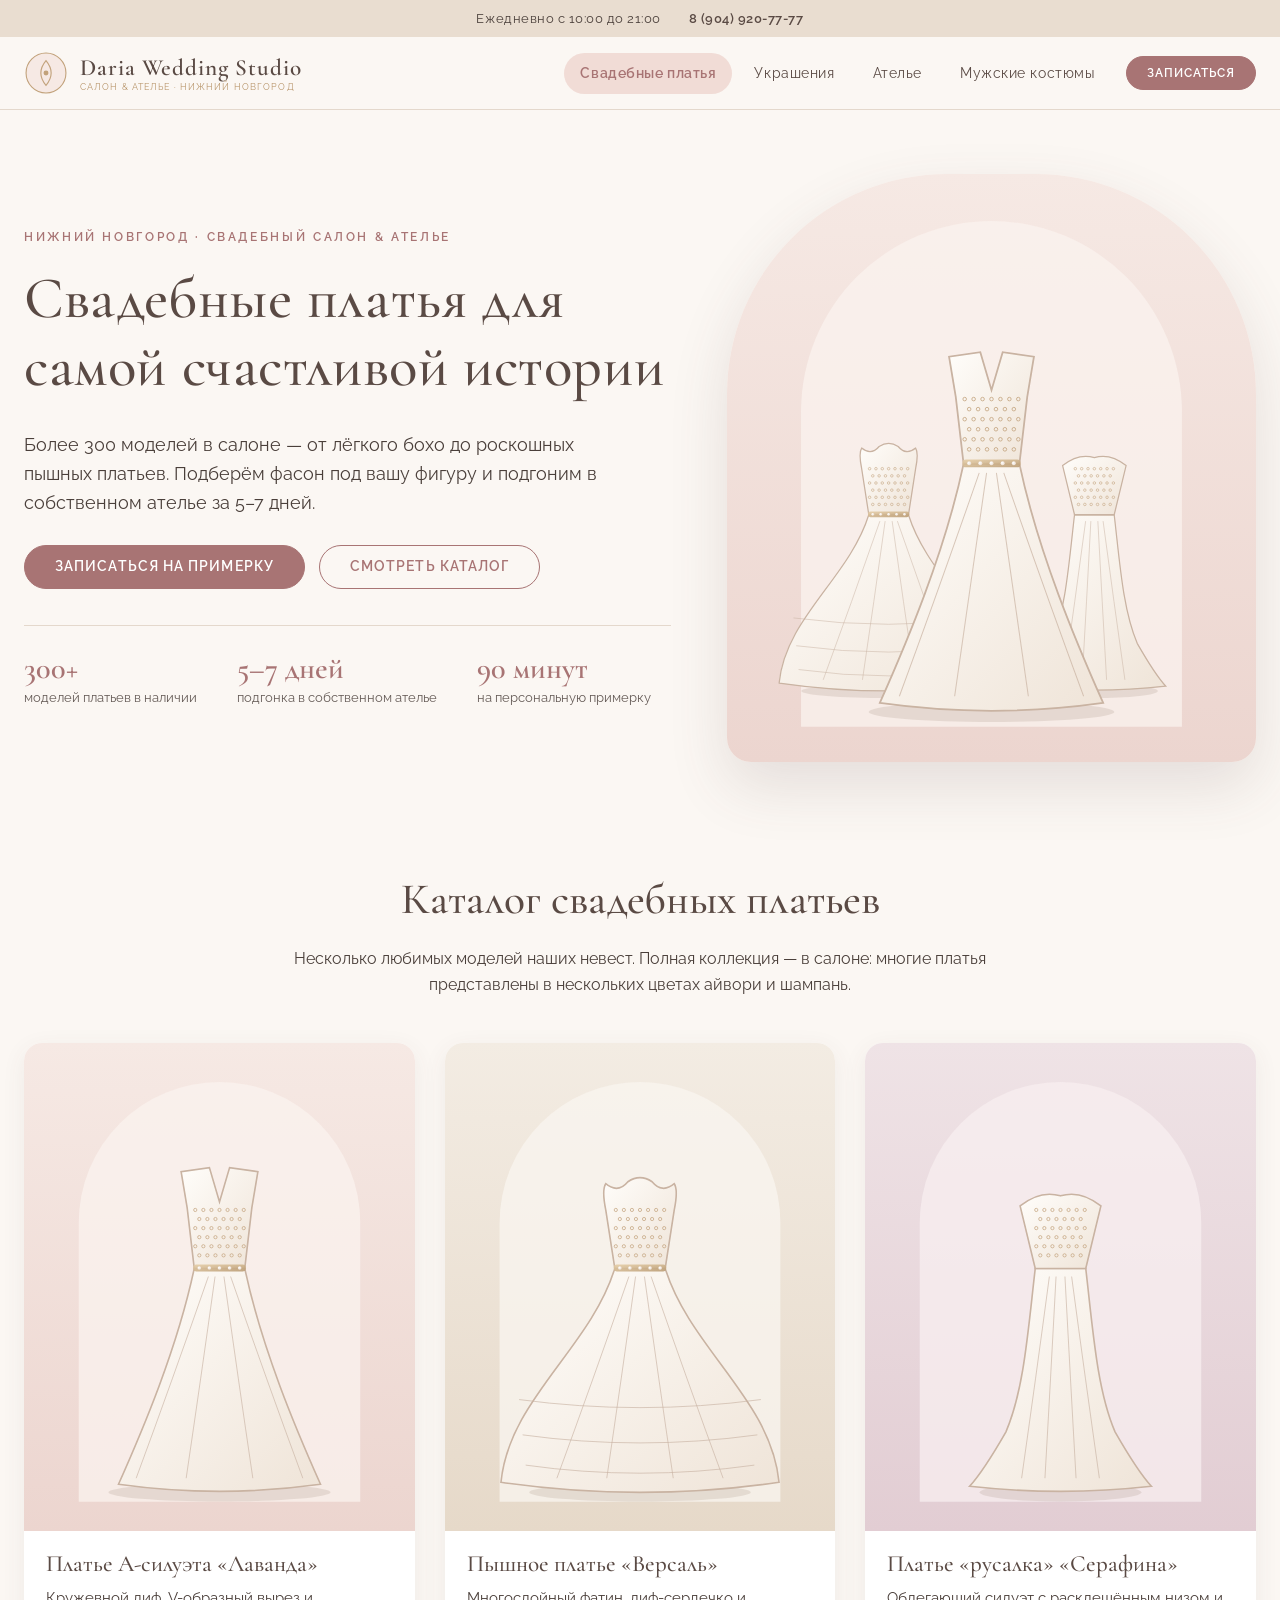
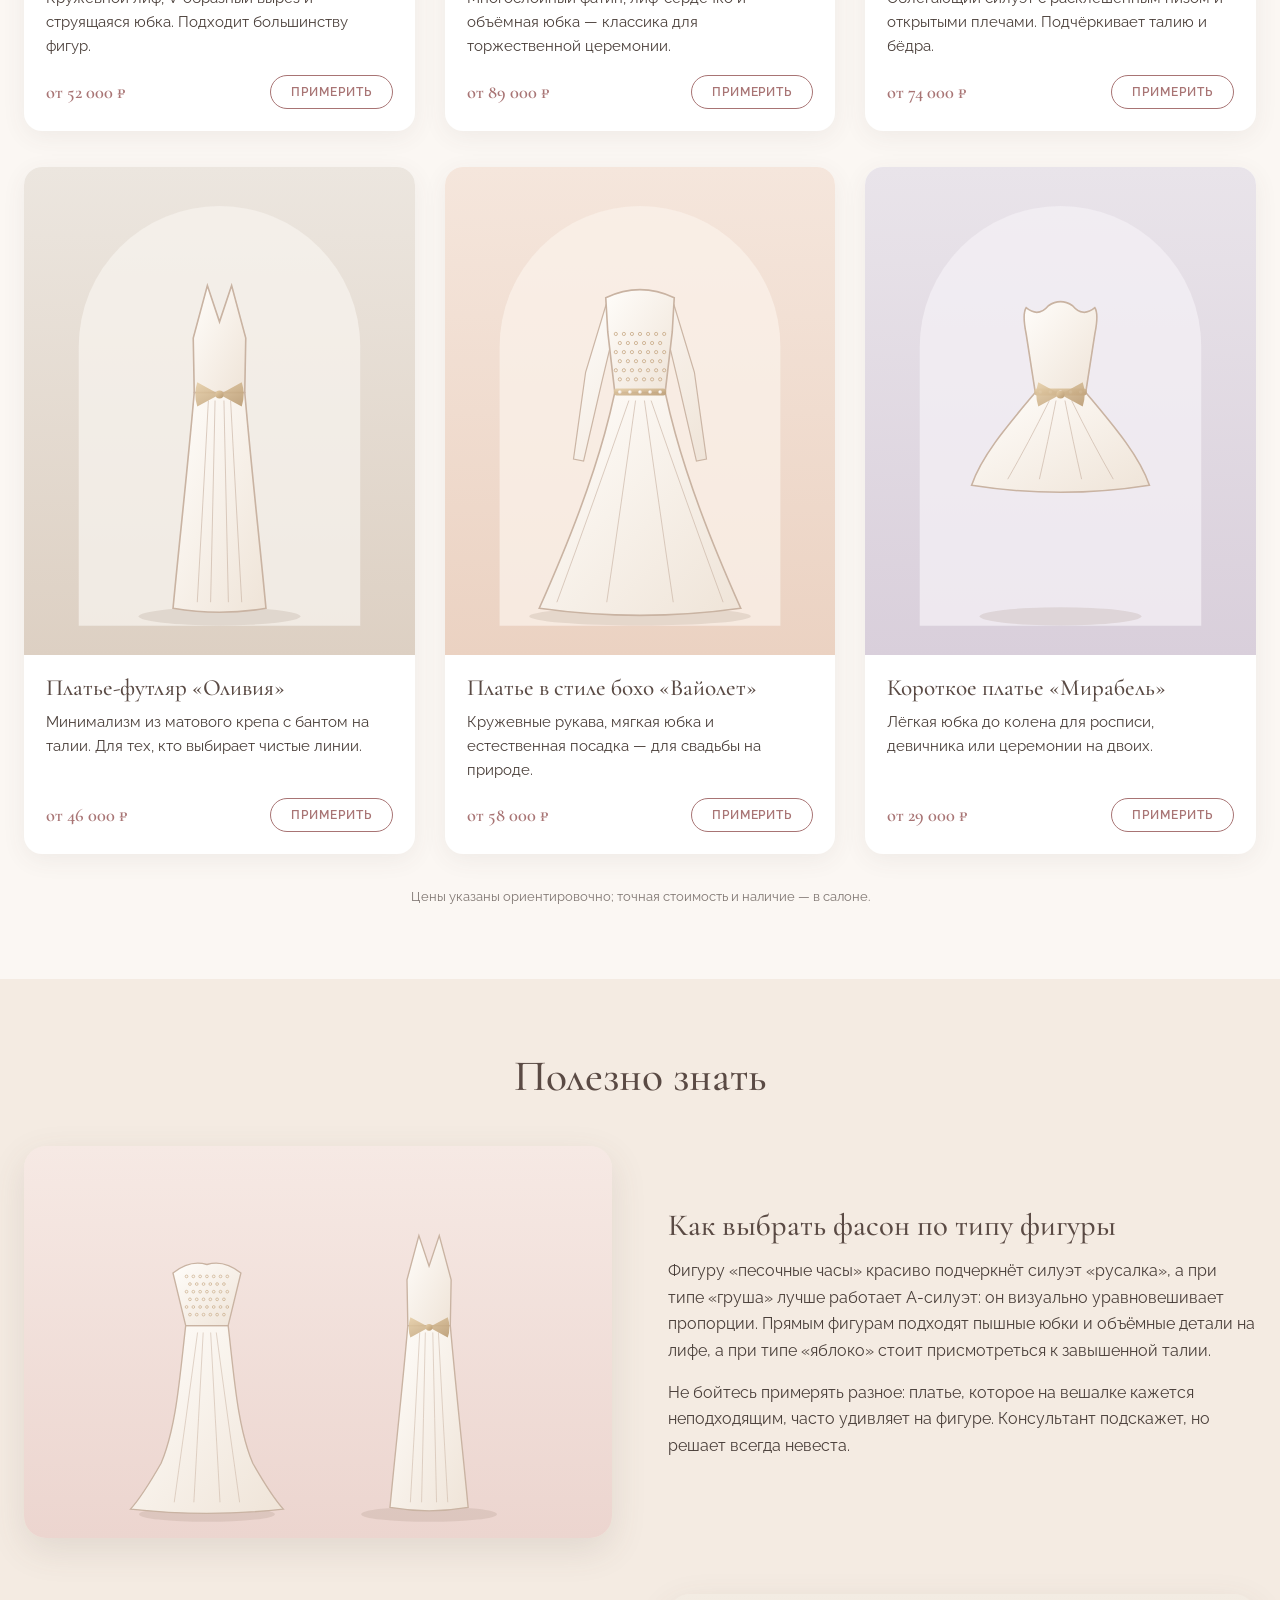
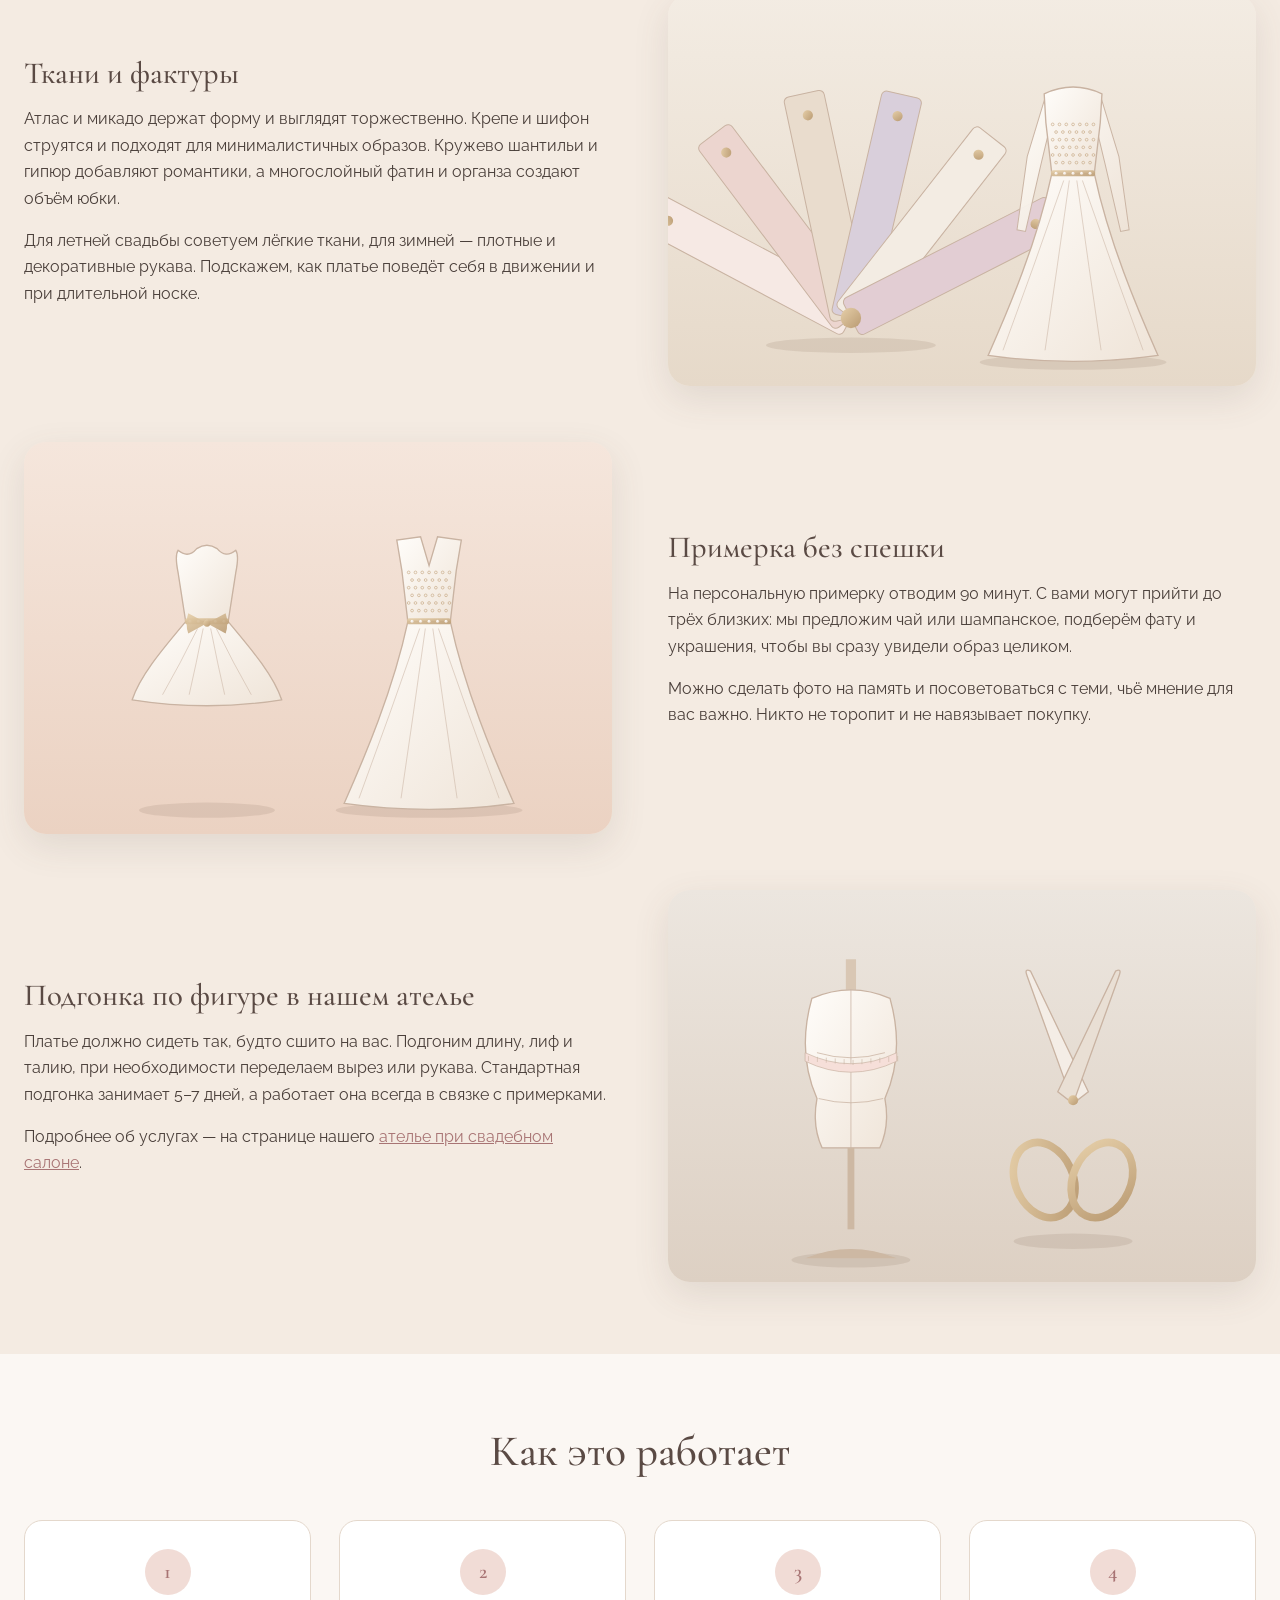
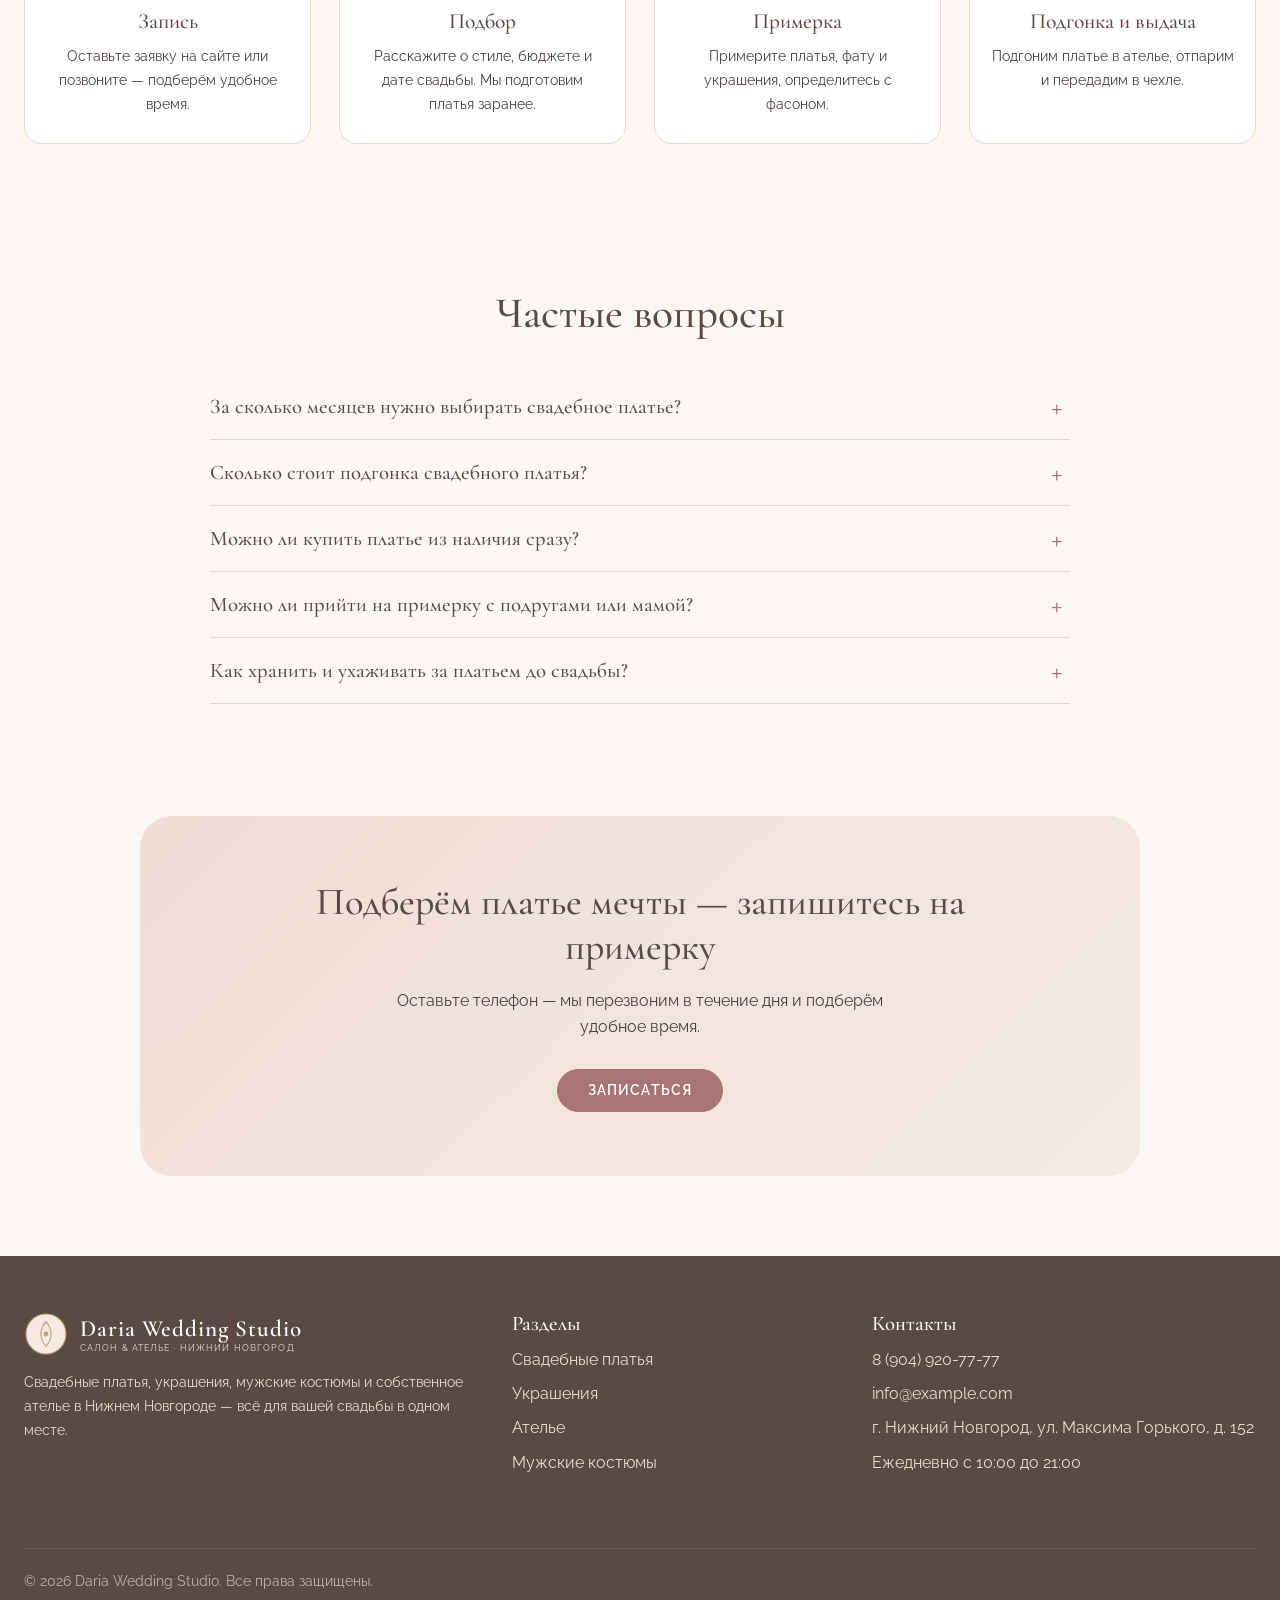
<file: index.html>
<!DOCTYPE html>
<html lang="ru">
<head>
    <meta charset="UTF-8">
    <meta name="viewport" content="width=device-width, initial-scale=1">
    <title>Свадебные платья в Нижнем Новгороде — купить в Daria Wedding Studio</title>
    <meta name="description" content="Свадебные платья в Нижнем Новгороде, салон Daria Wedding Studio: более 300 моделей — А-силуэт, пышные, русалка, бохо и короткие. Примерка без спешки, подгонка в своём ателье за 5–7 дней.">
    <meta name="keywords" content="свадебные платья нижний новгород, купить свадебное платье в нижнем новгороде, свадебные платья, свадебный салон, платье невесты, пышное свадебное платье, свадебное платье русалка, платье в стиле бохо">
    <link rel="canonical" href="https://www.example.com/">
    <meta property="og:type" content="website">
    <meta property="og:locale" content="ru_RU">
    <meta property="og:site_name" content="Daria Wedding Studio — свадебный салон и ателье в Нижнем Новгороде">
    <meta property="og:title" content="Свадебные платья в Нижнем Новгороде — купить в Daria Wedding Studio">
    <meta property="og:description" content="Свадебные платья в Нижнем Новгороде, салон Daria Wedding Studio: более 300 моделей — А-силуэт, пышные, русалка, бохо и короткие. Примерка без спешки, подгонка в своём ателье за 5–7 дней.">
    <meta property="og:url" content="https://www.example.com/">
    <meta property="og:image" content="https://www.example.com/img/hero-dresses.svg">
    <link rel="icon" href="img/logo.svg" type="image/svg+xml">
    <link rel="preload" href="fonts/CormorantGaramond.ttf" as="font" type="font/ttf" crossorigin>
    <link rel="stylesheet" href="css/style.css">
    <script type="application/ld+json">{"@context": "https://schema.org", "@type": "ClothingStore", "name": "Daria Wedding Studio — свадебный салон и ателье в Нижнем Новгороде", "url": "https://www.example.com/", "image": "https://www.example.com/img/hero-dresses.svg", "telephone": "+79049207777", "email": "info@example.com", "priceRange": "₽₽", "openingHours": "Mo-Su 10:00-21:00", "address": {"@type": "PostalAddress", "streetAddress": "ул. Максима Горького, 152", "addressLocality": "Нижний Новгород", "addressRegion": "Нижегородская область", "addressCountry": "RU"}}</script>
    <script type="application/ld+json">{"@context": "https://schema.org", "@type": "FAQPage", "mainEntity": [{"@type": "Question", "name": "За сколько месяцев нужно выбирать свадебное платье?", "acceptedAnswer": {"@type": "Answer", "text": "Оптимально за 8–12 месяцев: этого хватает на выбор, подгонку и несколько примерок. Если до свадьбы меньше трёх месяцев, предложим модели из наличия — их можно подогнать за 5–7 дней."}}, {"@type": "Question", "name": "Сколько стоит подгонка свадебного платья?", "acceptedAnswer": {"@type": "Answer", "text": "Стоимость зависит от сложности: простая подгонка по длине и талии стоит от 6 000 ₽, сложные переделки — по результатам осмотра. Точную смету называем после первой примерки."}}, {"@type": "Question", "name": "Можно ли купить платье из наличия сразу?", "acceptedAnswer": {"@type": "Answer", "text": "Да, образцы из салона можно приобрести в день примерки, если вас устраивает размер и состояние. Часть моделей доступна под заказ в вашем размере."}}, {"@type": "Question", "name": "Можно ли прийти на примерку с подругами или мамой?", "acceptedAnswer": {"@type": "Answer", "text": "Конечно. Для комфортной атмосферы мы приглашаем до трёх сопровождающих. Если вас больше, лучше предупредить заранее."}}, {"@type": "Question", "name": "Как хранить и ухаживать за платьем до свадьбы?", "acceptedAnswer": {"@type": "Answer", "text": "Храните платье в чехле на широких плечиках, вдали от прямого света и батарей. Перед церемонией мы бережно отпарим его в ателье."}}]}</script>
</head>
<body class="page-dresses">
    <div class="topbar">
        <span>Ежедневно с 10:00 до 21:00</span>
        <a href="tel:+79049207777">8 (904) 920-77-77</a>
    </div>
    <header class="header">
        <a class="logo" href="index.html" aria-label="Daria Wedding Studio — на главную">
            <img src="img/logo.svg" alt="" width="44" height="44">
            <span class="logo__text"><b>Daria Wedding Studio</b><small>салон &amp; ателье · Нижний Новгород</small></span>
        </a>
        <input type="checkbox" id="burger" class="burger-toggle">
        <label for="burger" class="burger" aria-label="Открыть меню"><span></span><span></span><span></span></label>
        <nav class="nav" aria-label="Основное меню">
            <a href="index.html" aria-current="page">Свадебные платья</a><a href="accessories.html">Украшения</a><a href="atelier.html">Ателье</a><a href="suits.html">Мужские костюмы</a>
            <button type="button" class="btn btn--small" data-open="Запись на примерку (шапка)">Записаться</button>
        </nav>
    </header>
    <main>
    <section class="hero">
        <div class="hero__text">
            <p class="eyebrow">Нижний Новгород · свадебный салон &amp; ателье</p>
            <h1>Свадебные платья для самой счастливой истории</h1>
            <p class="lead">Более 300 моделей в салоне — от лёгкого бохо до роскошных пышных платьев. Подберём фасон под вашу фигуру и подгоним в собственном ателье за 5–7 дней.</p>
            <div class="hero__btns">
                <button type="button" class="btn" data-open="Запись на примерку (первый экран)">Записаться на примерку</button>
                <a class="btn btn--ghost" href="#catalog">Смотреть каталог</a>
            </div>
            <ul class="facts"><li><b>300+</b><span>моделей платьев в наличии</span></li><li><b>5–7 дней</b><span>подгонка в собственном ателье</span></li><li><b>90 минут</b><span>на персональную примерку</span></li></ul>
        </div>
        <div class="hero__img">
            <img src="img/hero-dresses.svg" alt="Свадебные платья разных силуэтов в салоне Daria Wedding Studio" width="900" height="1000" fetchpriority="high">
        </div>
    </section>
    <section class="section" id="catalog">
        <h2 class="section__title">Каталог свадебных платьев</h2>
        <p class="section__lead">Несколько любимых моделей наших невест. Полная коллекция — в салоне: многие платья представлены в нескольких цветах айвори и шампань.</p>
        <div class="catalog">
            <article class="card">
                <div class="card__img"><img src="img/dress-a-line.svg" alt="Свадебное платье А-силуэта «Лаванда» с кружевным лифом" width="600" height="750" loading="lazy"></div>
                <h3>Платье А-силуэта «Лаванда»</h3>
                <p>Кружевной лиф, V-образный вырез и струящаяся юбка. Подходит большинству фигур.</p>
                <div class="card__foot">
                    <span class="price">от 52 000 ₽</span>
                    <button type="button" class="btn btn--small btn--ghost" data-open="Платье А-силуэта «Лаванда»">Примерить</button>
                </div>
            </article>
            <article class="card">
                <div class="card__img"><img src="img/dress-ball.svg" alt="Пышное свадебное платье «Версаль» с многослойной юбкой" width="600" height="750" loading="lazy"></div>
                <h3>Пышное платье «Версаль»</h3>
                <p>Многослойный фатин, лиф-сердечко и объёмная юбка — классика для торжественной церемонии.</p>
                <div class="card__foot">
                    <span class="price">от 89 000 ₽</span>
                    <button type="button" class="btn btn--small btn--ghost" data-open="Пышное платье «Версаль»">Примерить</button>
                </div>
            </article>
            <article class="card">
                <div class="card__img"><img src="img/dress-mermaid.svg" alt="Свадебное платье силуэта «русалка» «Серафина» с открытыми плечами" width="600" height="750" loading="lazy"></div>
                <h3>Платье «русалка» «Серафина»</h3>
                <p>Облегающий силуэт с расклешённым низом и открытыми плечами. Подчёркивает талию и бёдра.</p>
                <div class="card__foot">
                    <span class="price">от 74 000 ₽</span>
                    <button type="button" class="btn btn--small btn--ghost" data-open="Платье «русалка» «Серафина»">Примерить</button>
                </div>
            </article>
            <article class="card">
                <div class="card__img"><img src="img/dress-sheath.svg" alt="Прямое свадебное платье-футляр «Оливия» в стиле минимализм" width="600" height="750" loading="lazy"></div>
                <h3>Платье-футляр «Оливия»</h3>
                <p>Минимализм из матового крепа с бантом на талии. Для тех, кто выбирает чистые линии.</p>
                <div class="card__foot">
                    <span class="price">от 46 000 ₽</span>
                    <button type="button" class="btn btn--small btn--ghost" data-open="Платье-футляр «Оливия»">Примерить</button>
                </div>
            </article>
            <article class="card">
                <div class="card__img"><img src="img/dress-boho.svg" alt="Свадебное платье в стиле бохо «Вайолет» с кружевными рукавами" width="600" height="750" loading="lazy"></div>
                <h3>Платье в стиле бохо «Вайолет»</h3>
                <p>Кружевные рукава, мягкая юбка и естественная посадка — для свадьбы на природе.</p>
                <div class="card__foot">
                    <span class="price">от 58 000 ₽</span>
                    <button type="button" class="btn btn--small btn--ghost" data-open="Платье в стиле бохо «Вайолет»">Примерить</button>
                </div>
            </article>
            <article class="card">
                <div class="card__img"><img src="img/dress-short.svg" alt="Короткое свадебное платье «Мирабель» для росписи" width="600" height="750" loading="lazy"></div>
                <h3>Короткое платье «Мирабель»</h3>
                <p>Лёгкая юбка до колена для росписи, девичника или церемонии на двоих.</p>
                <div class="card__foot">
                    <span class="price">от 29 000 ₽</span>
                    <button type="button" class="btn btn--small btn--ghost" data-open="Короткое платье «Мирабель»">Примерить</button>
                </div>
            </article>
        </div>
        <p class="note">Цены указаны ориентировочно; точная стоимость и наличие — в салоне.</p>
    </section>
    <section class="section section--tint">
        <h2 class="section__title">Полезно знать</h2>
        <div class="line line1">
            <div class="line__img"><img src="img/wide-1a.svg" alt="Как выбрать фасон по типу фигуры" width="900" height="600" loading="lazy"></div>
            <div class="line__text"><h3>Как выбрать фасон по типу фигуры</h3><p>Фигуру «песочные часы» красиво подчеркнёт силуэт «русалка», а при типе «груша» лучше работает А-силуэт: он визуально уравновешивает пропорции. Прямым фигурам подходят пышные юбки и объёмные детали на лифе, а при типе «яблоко» стоит присмотреться к завышенной талии.</p><p>Не бойтесь примерять разное: платье, которое на вешалке кажется неподходящим, часто удивляет на фигуре. Консультант подскажет, но решает всегда невеста.</p></div>
        </div>
        <div class="line line2">
            <div class="line__img"><img src="img/wide-1b.svg" alt="Ткани и фактуры" width="900" height="600" loading="lazy"></div>
            <div class="line__text"><h3>Ткани и фактуры</h3><p>Атлас и микадо держат форму и выглядят торжественно. Крепе и шифон струятся и подходят для минималистичных образов. Кружево шантильи и гипюр добавляют романтики, а многослойный фатин и органза создают объём юбки.</p><p>Для летней свадьбы советуем лёгкие ткани, для зимней — плотные и декоративные рукава. Подскажем, как платье поведёт себя в движении и при длительной носке.</p></div>
        </div>
        <div class="line line3">
            <div class="line__img"><img src="img/wide-1c.svg" alt="Примерка без спешки" width="900" height="600" loading="lazy"></div>
            <div class="line__text"><h3>Примерка без спешки</h3><p>На персональную примерку отводим 90 минут. С вами могут прийти до трёх близких: мы предложим чай или шампанское, подберём фату и украшения, чтобы вы сразу увидели образ целиком.</p><p>Можно сделать фото на память и посоветоваться с теми, чьё мнение для вас важно. Никто не торопит и не навязывает покупку.</p></div>
        </div>
        <div class="line line4">
            <div class="line__img"><img src="img/wide-1d.svg" alt="Подгонка по фигуре в нашем ателье" width="900" height="600" loading="lazy"></div>
            <div class="line__text"><h3>Подгонка по фигуре в нашем ателье</h3><p>Платье должно сидеть так, будто сшито на вас. Подгоним длину, лиф и талию, при необходимости переделаем вырез или рукава. Стандартная подгонка занимает 5–7 дней, а работает она всегда в связке с примерками.</p><p>Подробнее об услугах — на странице нашего <a href="atelier.html">ателье при свадебном салоне</a>.</p></div>
        </div>
    </section>
    <section class="section">
        <h2 class="section__title">Как это работает</h2>
        <ol class="steps"><li><span class="steps__n">1</span><h3>Запись</h3><p>Оставьте заявку на сайте или позвоните — подберём удобное время.</p></li><li><span class="steps__n">2</span><h3>Подбор</h3><p>Расскажите о стиле, бюджете и дате свадьбы. Мы подготовим платья заранее.</p></li><li><span class="steps__n">3</span><h3>Примерка</h3><p>Примерите платья, фату и украшения, определитесь с фасоном.</p></li><li><span class="steps__n">4</span><h3>Подгонка и выдача</h3><p>Подгоним платье в ателье, отпарим и передадим в чехле.</p></li></ol>
    </section>
    <section class="section section--narrow">
        <h2 class="section__title">Частые вопросы</h2>
        <div class="faq"><details><summary>За сколько месяцев нужно выбирать свадебное платье?</summary><p>Оптимально за 8–12 месяцев: этого хватает на выбор, подгонку и несколько примерок. Если до свадьбы меньше трёх месяцев, предложим модели из наличия — их можно подогнать за 5–7 дней.</p></details><details><summary>Сколько стоит подгонка свадебного платья?</summary><p>Стоимость зависит от сложности: простая подгонка по длине и талии стоит от 6 000 ₽, сложные переделки — по результатам осмотра. Точную смету называем после первой примерки.</p></details><details><summary>Можно ли купить платье из наличия сразу?</summary><p>Да, образцы из салона можно приобрести в день примерки, если вас устраивает размер и состояние. Часть моделей доступна под заказ в вашем размере.</p></details><details><summary>Можно ли прийти на примерку с подругами или мамой?</summary><p>Конечно. Для комфортной атмосферы мы приглашаем до трёх сопровождающих. Если вас больше, лучше предупредить заранее.</p></details><details><summary>Как хранить и ухаживать за платьем до свадьбы?</summary><p>Храните платье в чехле на широких плечиках, вдали от прямого света и батарей. Перед церемонией мы бережно отпарим его в ателье.</p></details></div>
    </section>
    <section class="cta">
        <h2>Подберём платье мечты — запишитесь на примерку</h2>
        <p>Оставьте телефон — мы перезвоним в течение дня и подберём удобное время.</p>
        <button type="button" class="btn" data-open="Запись на примерку (конец страницы)">Записаться</button>
    </section>
    </main>
    <footer class="footer" id="contacts">
        <div class="footer__col">
            <a class="logo logo--light" href="index.html"><img src="img/logo.svg" alt="" width="44" height="44"><span class="logo__text"><b>Daria Wedding Studio</b><small>салон &amp; ателье · Нижний Новгород</small></span></a>
            <p>Свадебные платья, украшения, мужские костюмы и собственное ателье в Нижнем Новгороде — всё для вашей свадьбы в одном месте.</p>
        </div>
        <div class="footer__col"><h4>Разделы</h4><ul><li><a href="index.html">Свадебные платья</a></li><li><a href="accessories.html">Украшения</a></li><li><a href="atelier.html">Ателье</a></li><li><a href="suits.html">Мужские костюмы</a></li></ul></div>
        <div class="footer__col">
            <h4>Контакты</h4>
            <ul>
                <li><a href="tel:+79049207777">8 (904) 920-77-77</a></li>
                <li><a href="mailto:info@example.com">info@example.com</a></li>
                <li>г. Нижний Новгород, ул. Максима Горького, д. 152</li>
                <li>Ежедневно с 10:00 до 21:00</li>
            </ul>
        </div>
        <p class="footer__copy">© 2026 Daria Wedding Studio. Все права защищены.</p>
    </footer>

    <dialog class="modal" id="modal">
        <form method="dialog" class="modal__form" id="booking">
            <button type="button" class="modal__close" data-close aria-label="Закрыть">&times;</button>
            <h2>Запись на примерку</h2>
            <p class="modal__lead">Оставьте контакты — мы свяжемся и согласуем время. Или позвоните: <a href="tel:+79049207777">8 (904) 920-77-77</a></p>
            <label>Ваше имя
                <input type="text" name="name" placeholder="Как к вам обращаться" required minlength="2">
            </label>
            <label>Телефон
                <input type="tel" name="phone" placeholder="8 (900) 000-00-00" required
                       pattern="^\+?[0-9\s\-()]{10,18}$" title="Введите телефон, например 8 (900) 000-00-00">
            </label>
            <label>Что вас интересует
                <input type="text" name="interest" id="interest" placeholder="Например, свадебное платье">
            </label>
            <label>Удобная дата
                <input type="date" name="date">
            </label>
            <label class="check"><input type="checkbox" required> Согласен на обработку персональных данных</label>
            <button type="submit" class="btn">Отправить заявку</button>
            <p class="modal__ok" hidden></p>
        </form>
    </dialog>
    <script src="js/main.js"></script>
</body>
</html>
</file>
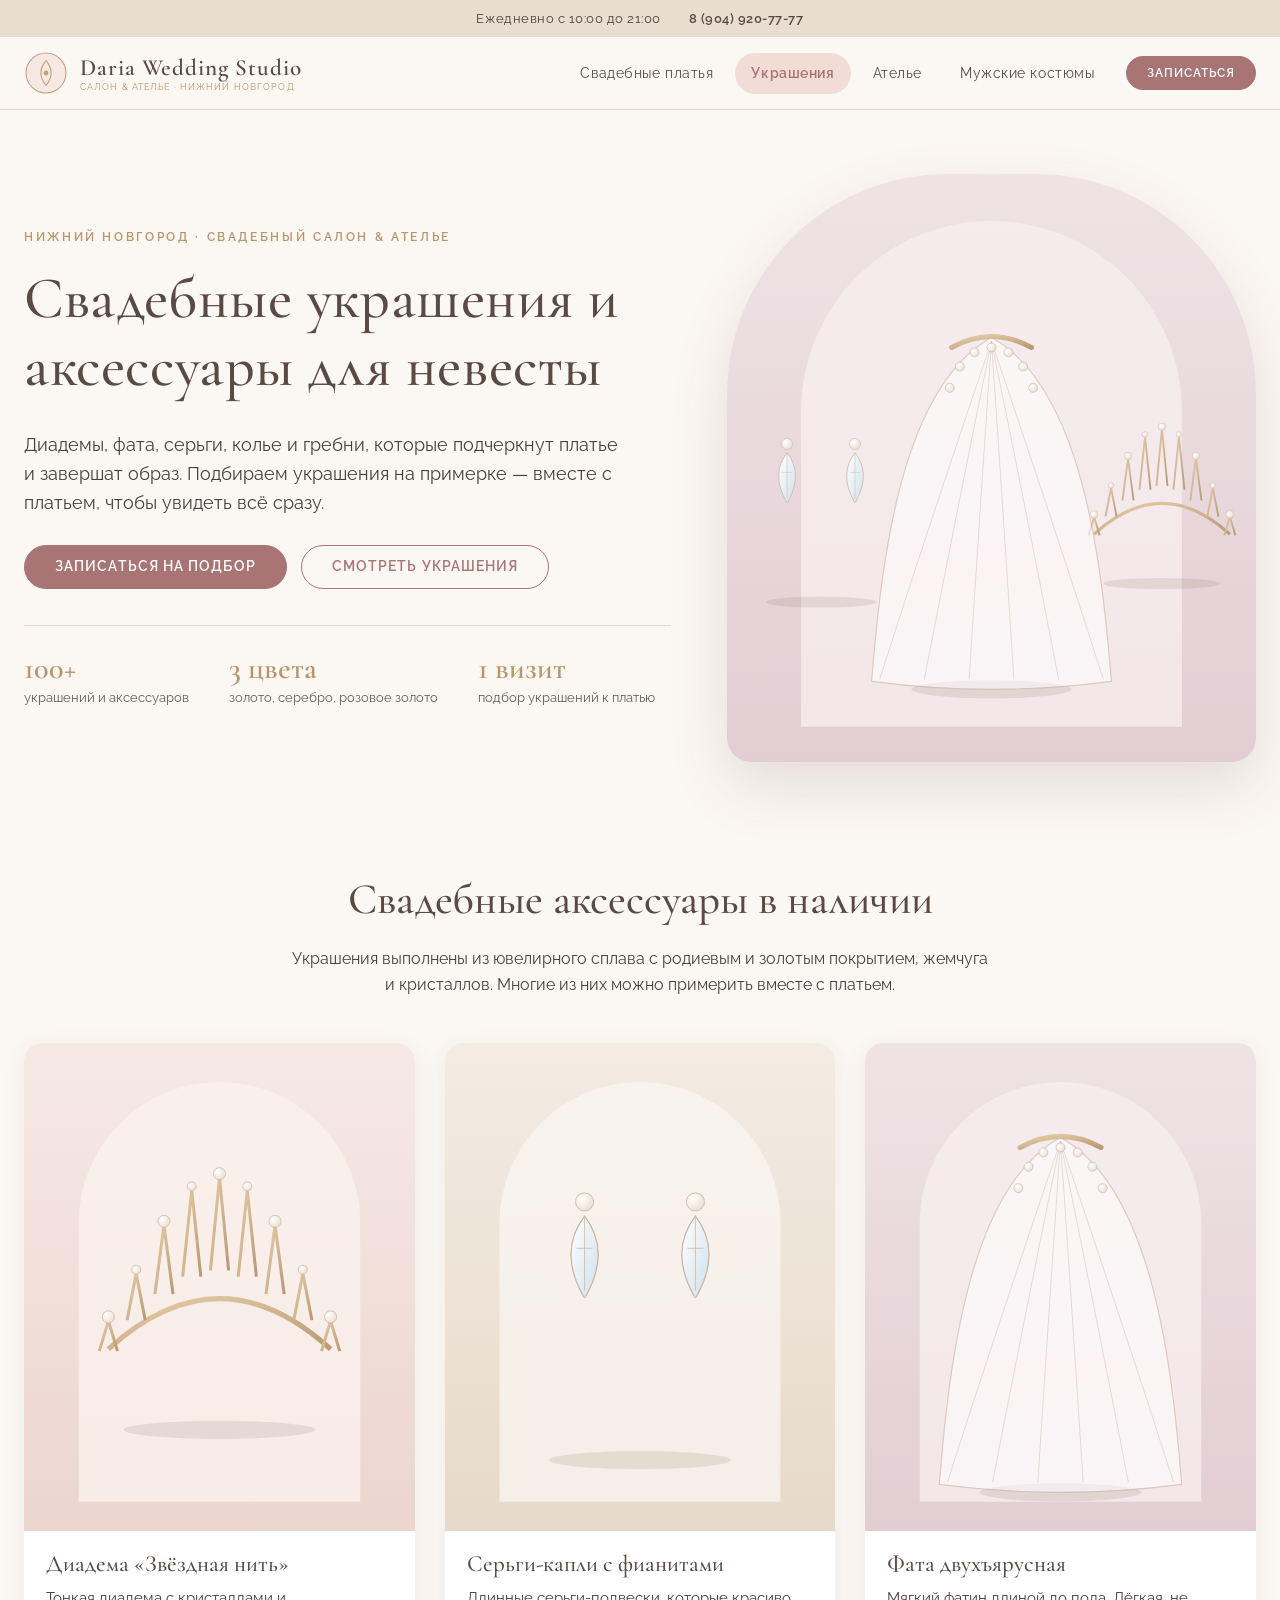
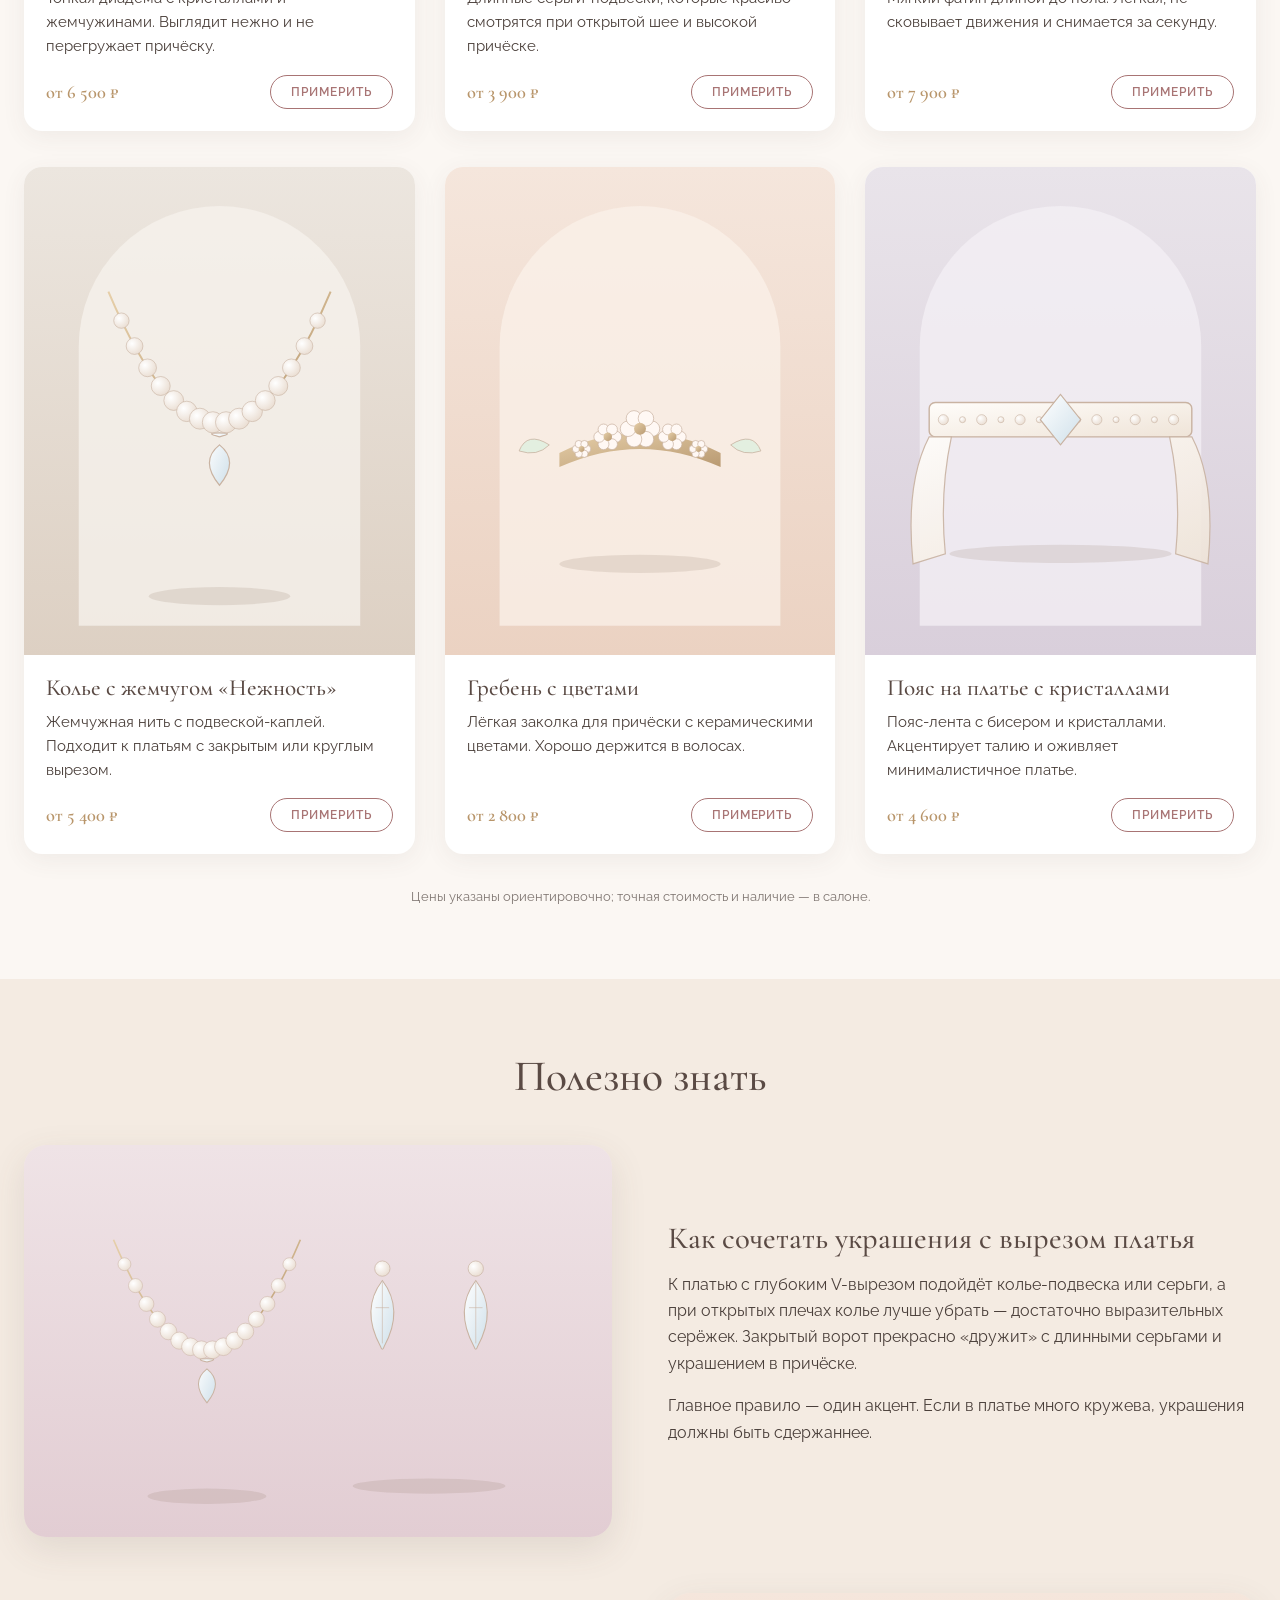
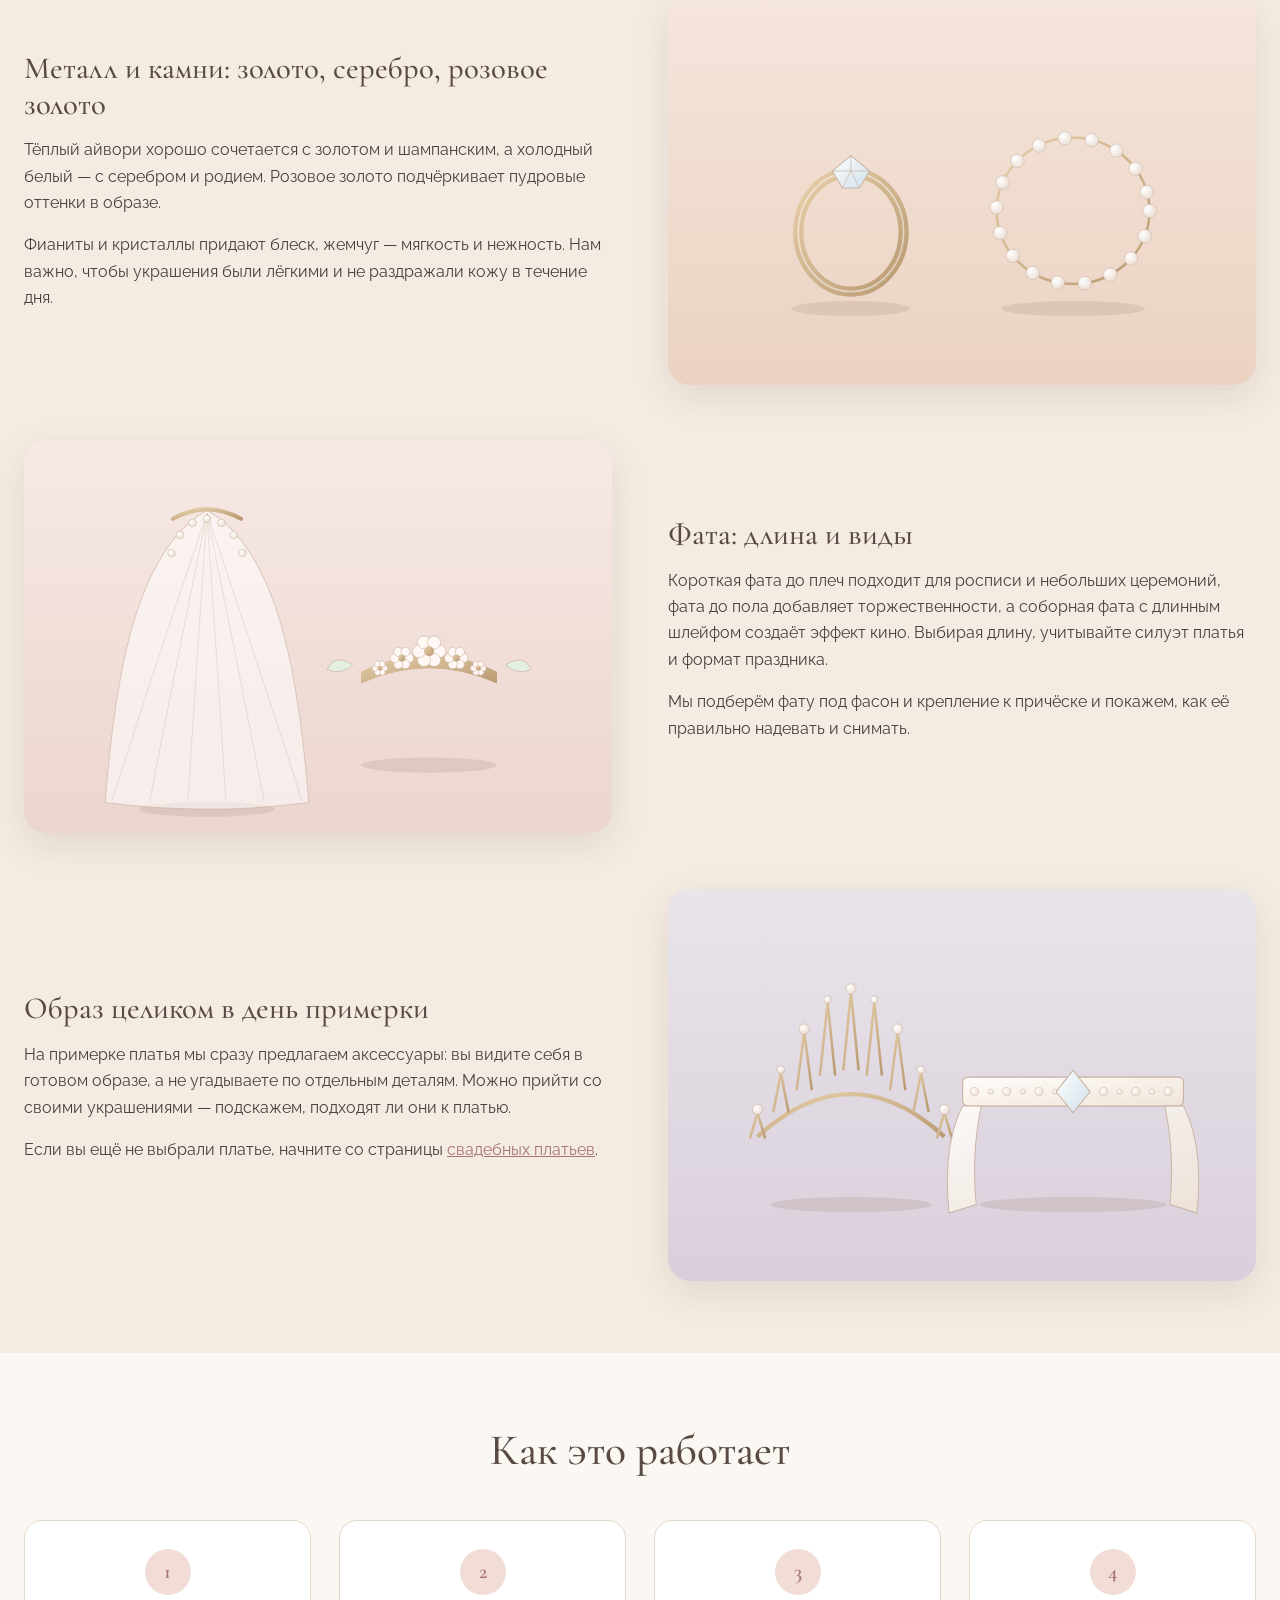
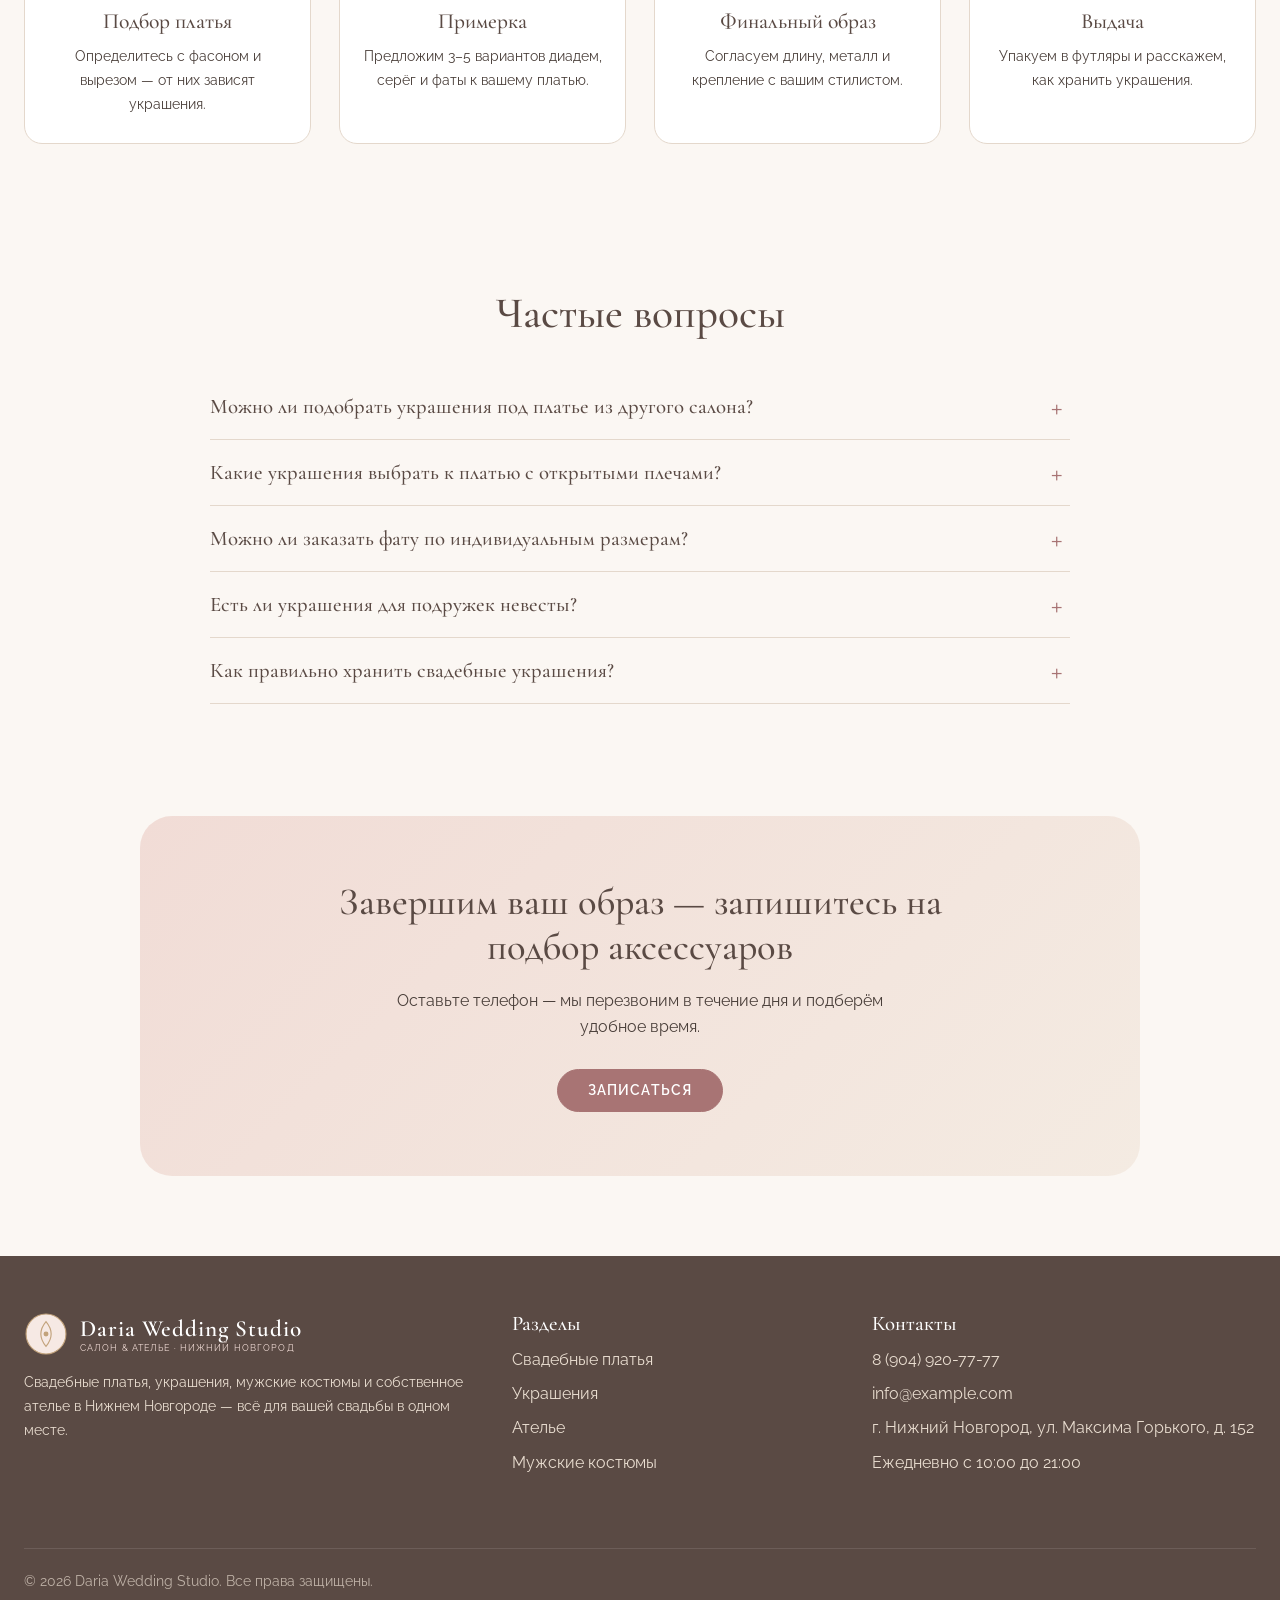
<file: accessories.html>
<!DOCTYPE html>
<html lang="ru">
<head>
    <meta charset="UTF-8">
    <meta name="viewport" content="width=device-width, initial-scale=1">
    <title>Свадебные украшения в Нижнем Новгороде — фата, диадемы, серьги | Daria Wedding Studio</title>
    <meta name="description" content="Свадебные украшения в Нижнем Новгороде, салон Daria Wedding Studio: диадемы, фата, серьги, колье, гребни и пояса. Подберём аксессуары к платью на примерке.">
    <meta name="keywords" content="свадебные украшения нижний новгород, украшения для невесты, свадебные украшения, свадебная фата, свадебная диадема, свадебные серьги, свадебное колье, гребень в причёску">
    <link rel="canonical" href="https://www.example.com/accessories.html">
    <meta property="og:type" content="website">
    <meta property="og:locale" content="ru_RU">
    <meta property="og:site_name" content="Daria Wedding Studio — свадебный салон и ателье в Нижнем Новгороде">
    <meta property="og:title" content="Свадебные украшения в Нижнем Новгороде — фата, диадемы, серьги | Daria Wedding Studio">
    <meta property="og:description" content="Свадебные украшения в Нижнем Новгороде, салон Daria Wedding Studio: диадемы, фата, серьги, колье, гребни и пояса. Подберём аксессуары к платью на примерке.">
    <meta property="og:url" content="https://www.example.com/accessories.html">
    <meta property="og:image" content="https://www.example.com/img/hero-accessories.svg">
    <link rel="icon" href="img/logo.svg" type="image/svg+xml">
    <link rel="preload" href="fonts/CormorantGaramond.ttf" as="font" type="font/ttf" crossorigin>
    <link rel="stylesheet" href="css/style.css">
    <script type="application/ld+json">{"@context": "https://schema.org", "@type": "ClothingStore", "name": "Daria Wedding Studio — свадебный салон и ателье в Нижнем Новгороде", "url": "https://www.example.com/", "image": "https://www.example.com/img/hero-dresses.svg", "telephone": "+79049207777", "email": "info@example.com", "priceRange": "₽₽", "openingHours": "Mo-Su 10:00-21:00", "address": {"@type": "PostalAddress", "streetAddress": "ул. Максима Горького, 152", "addressLocality": "Нижний Новгород", "addressRegion": "Нижегородская область", "addressCountry": "RU"}}</script>
    <script type="application/ld+json">{"@context": "https://schema.org", "@type": "FAQPage", "mainEntity": [{"@type": "Question", "name": "Можно ли подобрать украшения под платье из другого салона?", "acceptedAnswer": {"@type": "Answer", "text": "Да. Приходите на примерку в своём платье или принесите фото и описание ткани — мы предложим подходящие аксессуары."}}, {"@type": "Question", "name": "Какие украшения выбрать к платью с открытыми плечами?", "acceptedAnswer": {"@type": "Answer", "text": "Достаточно серёг и украшения для причёски. Колье в этом случае визуально «перегружает» зону декольте и мешает платью."}}, {"@type": "Question", "name": "Можно ли заказать фату по индивидуальным размерам?", "acceptedAnswer": {"@type": "Answer", "text": "Да, мы шьём фату любой длины и ширины из фатина разной плотности, при желании с кружевной отделкой по краю. Сроки — от 5 дней."}}, {"@type": "Question", "name": "Есть ли украшения для подружек невесты?", "acceptedAnswer": {"@type": "Answer", "text": "В салоне есть недорогие сеты для подружек и мам: серьги, заколки, браслеты. Подберём их в тон образу невесты."}}, {"@type": "Question", "name": "Как правильно хранить свадебные украшения?", "acceptedAnswer": {"@type": "Answer", "text": "Держите в закрытом футляре, отдельно от других изделий. Перед ношением протрите мягкой сухой салфеткой, а духи и лак используйте до того, как наденете украшения."}}]}</script>
</head>
<body class="page-accessories">
    <div class="topbar">
        <span>Ежедневно с 10:00 до 21:00</span>
        <a href="tel:+79049207777">8 (904) 920-77-77</a>
    </div>
    <header class="header">
        <a class="logo" href="index.html" aria-label="Daria Wedding Studio — на главную">
            <img src="img/logo.svg" alt="" width="44" height="44">
            <span class="logo__text"><b>Daria Wedding Studio</b><small>салон &amp; ателье · Нижний Новгород</small></span>
        </a>
        <input type="checkbox" id="burger" class="burger-toggle">
        <label for="burger" class="burger" aria-label="Открыть меню"><span></span><span></span><span></span></label>
        <nav class="nav" aria-label="Основное меню">
            <a href="index.html">Свадебные платья</a><a href="accessories.html" aria-current="page">Украшения</a><a href="atelier.html">Ателье</a><a href="suits.html">Мужские костюмы</a>
            <button type="button" class="btn btn--small" data-open="Запись на примерку (шапка)">Записаться</button>
        </nav>
    </header>
    <main>
    <section class="hero">
        <div class="hero__text">
            <p class="eyebrow">Нижний Новгород · свадебный салон &amp; ателье</p>
            <h1>Свадебные украшения и аксессуары для невесты</h1>
            <p class="lead">Диадемы, фата, серьги, колье и гребни, которые подчеркнут платье и завершат образ. Подбираем украшения на примерке — вместе с платьем, чтобы увидеть всё сразу.</p>
            <div class="hero__btns">
                <button type="button" class="btn" data-open="Запись на примерку (первый экран)">Записаться на подбор</button>
                <a class="btn btn--ghost" href="#catalog">Смотреть украшения</a>
            </div>
            <ul class="facts"><li><b>100+</b><span>украшений и аксессуаров</span></li><li><b>3 цвета</b><span>золото, серебро, розовое золото</span></li><li><b>1 визит</b><span>подбор украшений к платью</span></li></ul>
        </div>
        <div class="hero__img">
            <img src="img/hero-accessories.svg" alt="Свадебные украшения: диадема, серьги и колье" width="900" height="1000" fetchpriority="high">
        </div>
    </section>
    <section class="section" id="catalog">
        <h2 class="section__title">Свадебные аксессуары в наличии</h2>
        <p class="section__lead">Украшения выполнены из ювелирного сплава с родиевым и золотым покрытием, жемчуга и кристаллов. Многие из них можно примерить вместе с платьем.</p>
        <div class="catalog">
            <article class="card">
                <div class="card__img"><img src="img/acc-tiara.svg" alt="Свадебная диадема «Звёздная нить» с кристаллами и жемчугом" width="600" height="750" loading="lazy"></div>
                <h3>Диадема «Звёздная нить»</h3>
                <p>Тонкая диадема с кристаллами и жемчужинами. Выглядит нежно и не перегружает причёску.</p>
                <div class="card__foot">
                    <span class="price">от 6 500 ₽</span>
                    <button type="button" class="btn btn--small btn--ghost" data-open="Диадема «Звёздная нить»">Примерить</button>
                </div>
            </article>
            <article class="card">
                <div class="card__img"><img src="img/acc-earrings.svg" alt="Свадебные серьги-капли с фианитами" width="600" height="750" loading="lazy"></div>
                <h3>Серьги-капли с фианитами</h3>
                <p>Длинные серьги-подвески, которые красиво смотрятся при открытой шее и высокой причёске.</p>
                <div class="card__foot">
                    <span class="price">от 3 900 ₽</span>
                    <button type="button" class="btn btn--small btn--ghost" data-open="Серьги-капли с фианитами">Примерить</button>
                </div>
            </article>
            <article class="card">
                <div class="card__img"><img src="img/acc-veil.svg" alt="Двухъярусная свадебная фата до пола" width="600" height="750" loading="lazy"></div>
                <h3>Фата двухъярусная</h3>
                <p>Мягкий фатин длиной до пола. Лёгкая, не сковывает движения и снимается за секунду.</p>
                <div class="card__foot">
                    <span class="price">от 7 900 ₽</span>
                    <button type="button" class="btn btn--small btn--ghost" data-open="Фата двухъярусная">Примерить</button>
                </div>
            </article>
            <article class="card">
                <div class="card__img"><img src="img/acc-necklace.svg" alt="Свадебное колье из жемчуга «Нежность» с подвеской-каплей" width="600" height="750" loading="lazy"></div>
                <h3>Колье с жемчугом «Нежность»</h3>
                <p>Жемчужная нить с подвеской-каплей. Подходит к платьям с закрытым или круглым вырезом.</p>
                <div class="card__foot">
                    <span class="price">от 5 400 ₽</span>
                    <button type="button" class="btn btn--small btn--ghost" data-open="Колье с жемчугом «Нежность»">Примерить</button>
                </div>
            </article>
            <article class="card">
                <div class="card__img"><img src="img/acc-comb.svg" alt="Свадебный гребень с цветами для причёски невесты" width="600" height="750" loading="lazy"></div>
                <h3>Гребень с цветами</h3>
                <p>Лёгкая заколка для причёски с керамическими цветами. Хорошо держится в волосах.</p>
                <div class="card__foot">
                    <span class="price">от 2 800 ₽</span>
                    <button type="button" class="btn btn--small btn--ghost" data-open="Гребень с цветами">Примерить</button>
                </div>
            </article>
            <article class="card">
                <div class="card__img"><img src="img/acc-belt.svg" alt="Свадебный пояс для платья с кристаллами и жемчугом" width="600" height="750" loading="lazy"></div>
                <h3>Пояс на платье с кристаллами</h3>
                <p>Пояс-лента с бисером и кристаллами. Акцентирует талию и оживляет минималистичное платье.</p>
                <div class="card__foot">
                    <span class="price">от 4 600 ₽</span>
                    <button type="button" class="btn btn--small btn--ghost" data-open="Пояс на платье с кристаллами">Примерить</button>
                </div>
            </article>
        </div>
        <p class="note">Цены указаны ориентировочно; точная стоимость и наличие — в салоне.</p>
    </section>
    <section class="section section--tint">
        <h2 class="section__title">Полезно знать</h2>
        <div class="line line1">
            <div class="line__img"><img src="img/wide-2a.svg" alt="Как сочетать украшения с вырезом платья" width="900" height="600" loading="lazy"></div>
            <div class="line__text"><h3>Как сочетать украшения с вырезом платья</h3><p>К платью с глубоким V-вырезом подойдёт колье-подвеска или серьги, а при открытых плечах колье лучше убрать — достаточно выразительных серёжек. Закрытый ворот прекрасно «дружит» с длинными серьгами и украшением в причёске.</p><p>Главное правило — один акцент. Если в платье много кружева, украшения должны быть сдержаннее.</p></div>
        </div>
        <div class="line line2">
            <div class="line__img"><img src="img/wide-2b.svg" alt="Металл и камни: золото, серебро, розовое золото" width="900" height="600" loading="lazy"></div>
            <div class="line__text"><h3>Металл и камни: золото, серебро, розовое золото</h3><p>Тёплый айвори хорошо сочетается с золотом и шампанским, а холодный белый — с серебром и родием. Розовое золото подчёркивает пудровые оттенки в образе.</p><p>Фианиты и кристаллы придают блеск, жемчуг — мягкость и нежность. Нам важно, чтобы украшения были лёгкими и не раздражали кожу в течение дня.</p></div>
        </div>
        <div class="line line3">
            <div class="line__img"><img src="img/wide-2c.svg" alt="Фата: длина и виды" width="900" height="600" loading="lazy"></div>
            <div class="line__text"><h3>Фата: длина и виды</h3><p>Короткая фата до плеч подходит для росписи и небольших церемоний, фата до пола добавляет торжественности, а соборная фата с длинным шлейфом создаёт эффект кино. Выбирая длину, учитывайте силуэт платья и формат праздника.</p><p>Мы подберём фату под фасон и крепление к причёске и покажем, как её правильно надевать и снимать.</p></div>
        </div>
        <div class="line line4">
            <div class="line__img"><img src="img/wide-2d.svg" alt="Образ целиком в день примерки" width="900" height="600" loading="lazy"></div>
            <div class="line__text"><h3>Образ целиком в день примерки</h3><p>На примерке платья мы сразу предлагаем аксессуары: вы видите себя в готовом образе, а не угадываете по отдельным деталям. Можно прийти со своими украшениями — подскажем, подходят ли они к платью.</p><p>Если вы ещё не выбрали платье, начните со страницы <a href="index.html">свадебных платьев</a>.</p></div>
        </div>
    </section>
    <section class="section">
        <h2 class="section__title">Как это работает</h2>
        <ol class="steps"><li><span class="steps__n">1</span><h3>Подбор платья</h3><p>Определитесь с фасоном и вырезом — от них зависят украшения.</p></li><li><span class="steps__n">2</span><h3>Примерка</h3><p>Предложим 3–5 вариантов диадем, серёг и фаты к вашему платью.</p></li><li><span class="steps__n">3</span><h3>Финальный образ</h3><p>Согласуем длину, металл и крепление с вашим стилистом.</p></li><li><span class="steps__n">4</span><h3>Выдача</h3><p>Упакуем в футляры и расскажем, как хранить украшения.</p></li></ol>
    </section>
    <section class="section section--narrow">
        <h2 class="section__title">Частые вопросы</h2>
        <div class="faq"><details><summary>Можно ли подобрать украшения под платье из другого салона?</summary><p>Да. Приходите на примерку в своём платье или принесите фото и описание ткани — мы предложим подходящие аксессуары.</p></details><details><summary>Какие украшения выбрать к платью с открытыми плечами?</summary><p>Достаточно серёг и украшения для причёски. Колье в этом случае визуально «перегружает» зону декольте и мешает платью.</p></details><details><summary>Можно ли заказать фату по индивидуальным размерам?</summary><p>Да, мы шьём фату любой длины и ширины из фатина разной плотности, при желании с кружевной отделкой по краю. Сроки — от 5 дней.</p></details><details><summary>Есть ли украшения для подружек невесты?</summary><p>В салоне есть недорогие сеты для подружек и мам: серьги, заколки, браслеты. Подберём их в тон образу невесты.</p></details><details><summary>Как правильно хранить свадебные украшения?</summary><p>Держите в закрытом футляре, отдельно от других изделий. Перед ношением протрите мягкой сухой салфеткой, а духи и лак используйте до того, как наденете украшения.</p></details></div>
    </section>
    <section class="cta">
        <h2>Завершим ваш образ — запишитесь на подбор аксессуаров</h2>
        <p>Оставьте телефон — мы перезвоним в течение дня и подберём удобное время.</p>
        <button type="button" class="btn" data-open="Запись на примерку (конец страницы)">Записаться</button>
    </section>
    </main>
    <footer class="footer" id="contacts">
        <div class="footer__col">
            <a class="logo logo--light" href="index.html"><img src="img/logo.svg" alt="" width="44" height="44"><span class="logo__text"><b>Daria Wedding Studio</b><small>салон &amp; ателье · Нижний Новгород</small></span></a>
            <p>Свадебные платья, украшения, мужские костюмы и собственное ателье в Нижнем Новгороде — всё для вашей свадьбы в одном месте.</p>
        </div>
        <div class="footer__col"><h4>Разделы</h4><ul><li><a href="index.html">Свадебные платья</a></li><li><a href="accessories.html">Украшения</a></li><li><a href="atelier.html">Ателье</a></li><li><a href="suits.html">Мужские костюмы</a></li></ul></div>
        <div class="footer__col">
            <h4>Контакты</h4>
            <ul>
                <li><a href="tel:+79049207777">8 (904) 920-77-77</a></li>
                <li><a href="mailto:info@example.com">info@example.com</a></li>
                <li>г. Нижний Новгород, ул. Максима Горького, д. 152</li>
                <li>Ежедневно с 10:00 до 21:00</li>
            </ul>
        </div>
        <p class="footer__copy">© 2026 Daria Wedding Studio. Все права защищены.</p>
    </footer>

    <dialog class="modal" id="modal">
        <form method="dialog" class="modal__form" id="booking">
            <button type="button" class="modal__close" data-close aria-label="Закрыть">&times;</button>
            <h2>Запись на примерку</h2>
            <p class="modal__lead">Оставьте контакты — мы свяжемся и согласуем время. Или позвоните: <a href="tel:+79049207777">8 (904) 920-77-77</a></p>
            <label>Ваше имя
                <input type="text" name="name" placeholder="Как к вам обращаться" required minlength="2">
            </label>
            <label>Телефон
                <input type="tel" name="phone" placeholder="8 (900) 000-00-00" required
                       pattern="^\+?[0-9\s\-()]{10,18}$" title="Введите телефон, например 8 (900) 000-00-00">
            </label>
            <label>Что вас интересует
                <input type="text" name="interest" id="interest" placeholder="Например, свадебное платье">
            </label>
            <label>Удобная дата
                <input type="date" name="date">
            </label>
            <label class="check"><input type="checkbox" required> Согласен на обработку персональных данных</label>
            <button type="submit" class="btn">Отправить заявку</button>
            <p class="modal__ok" hidden></p>
        </form>
    </dialog>
    <script src="js/main.js"></script>
</body>
</html>
</file>
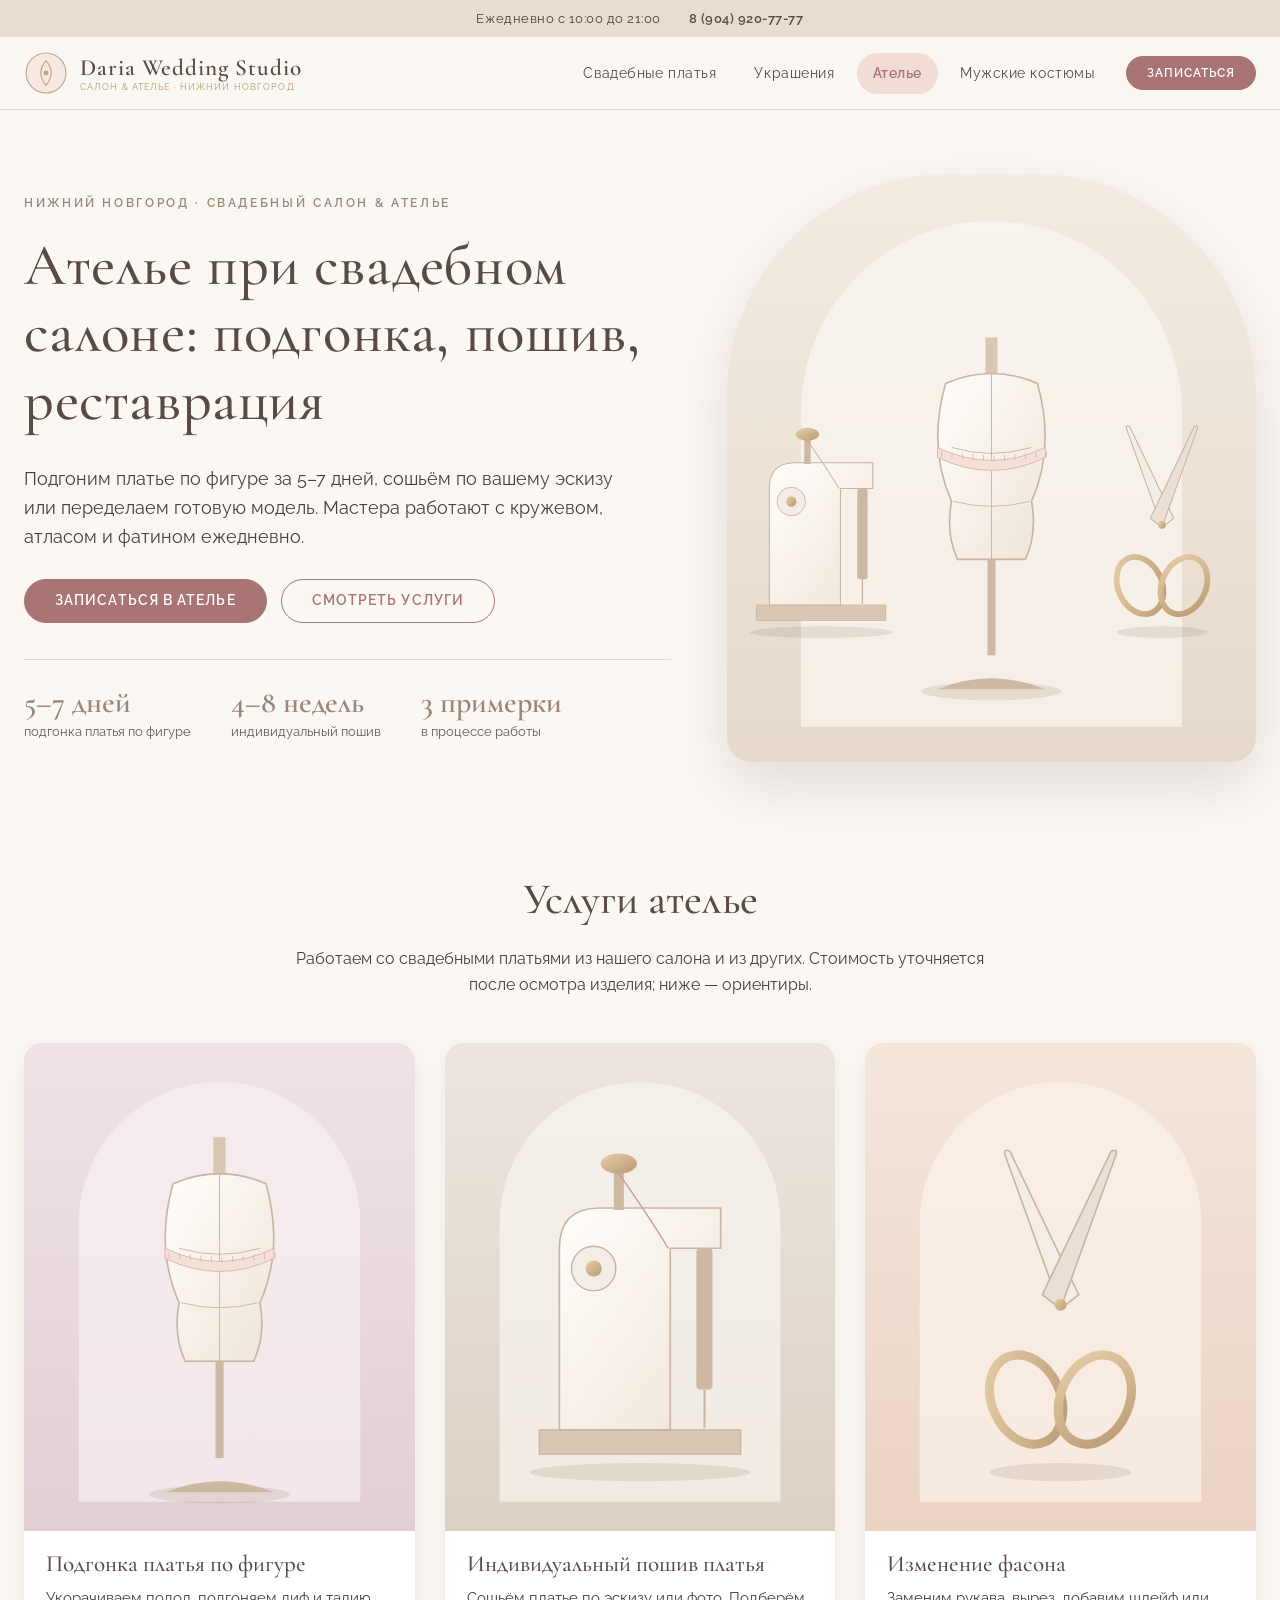
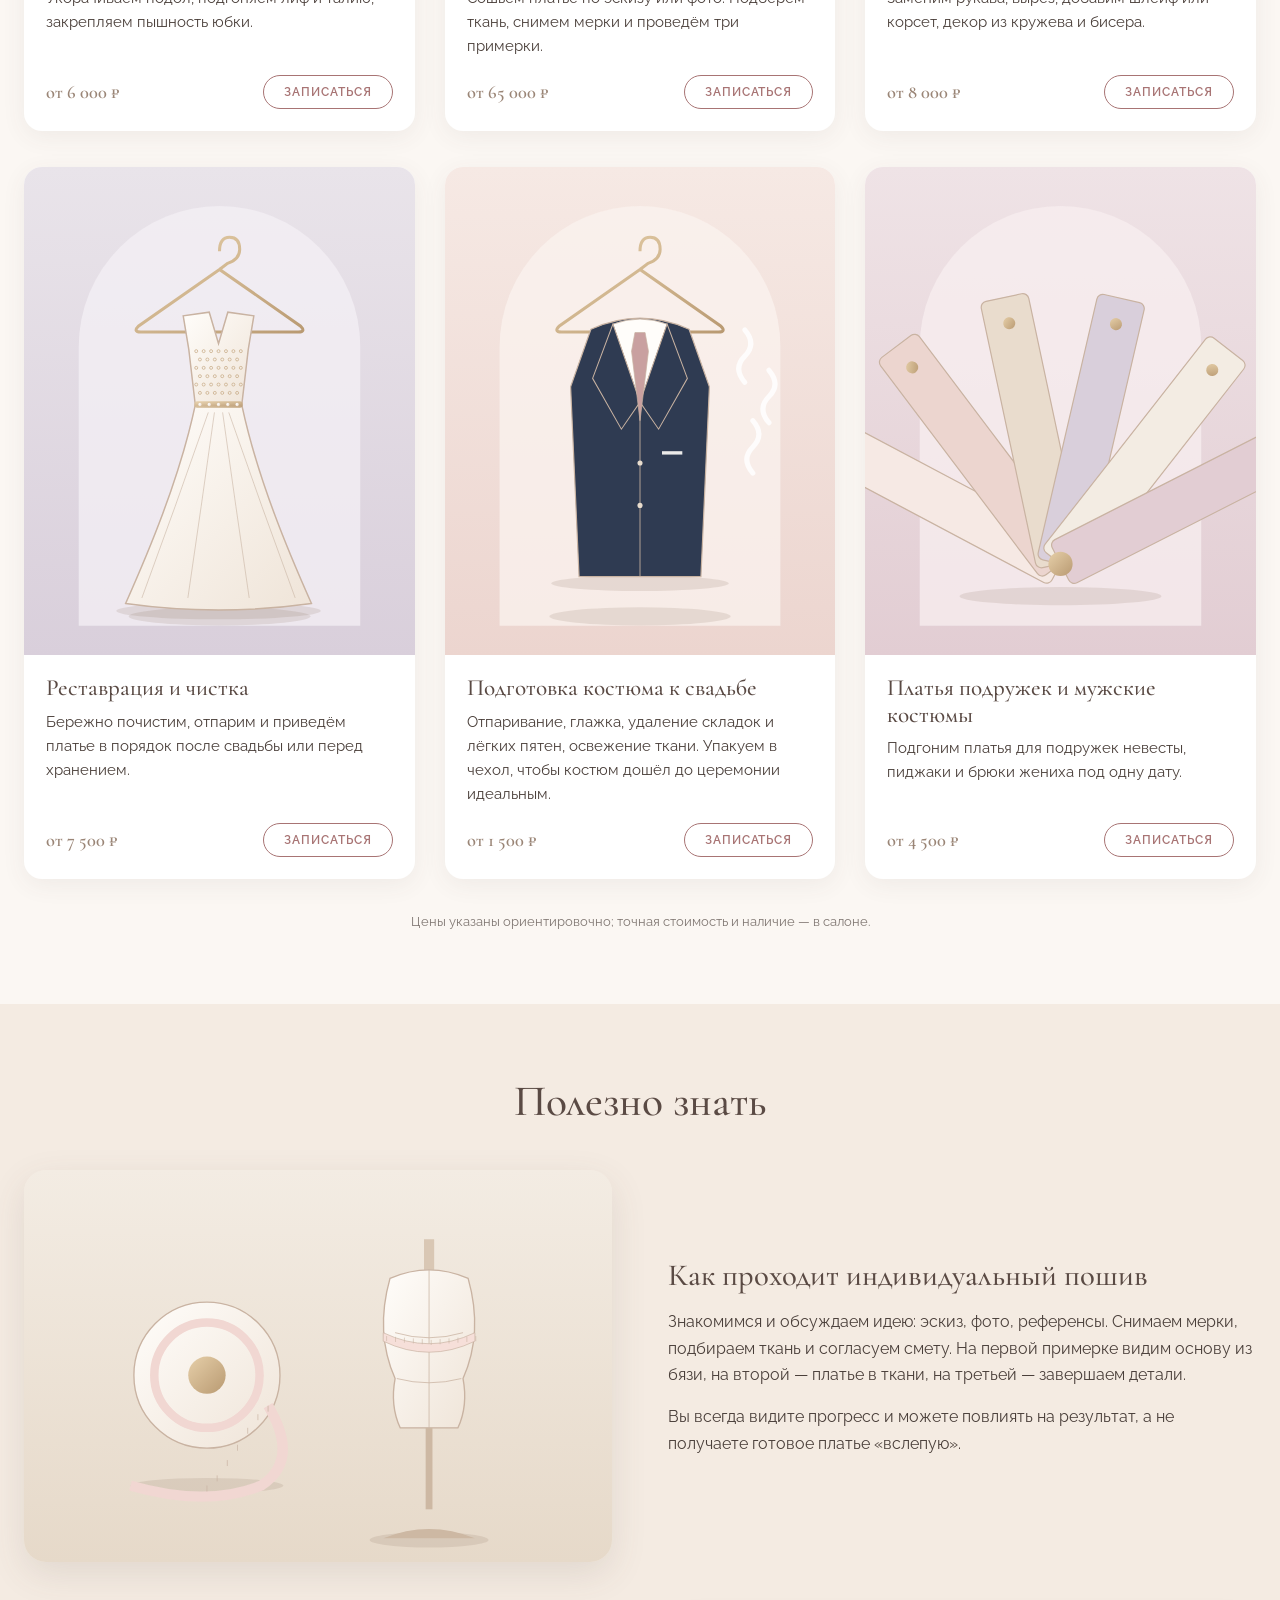
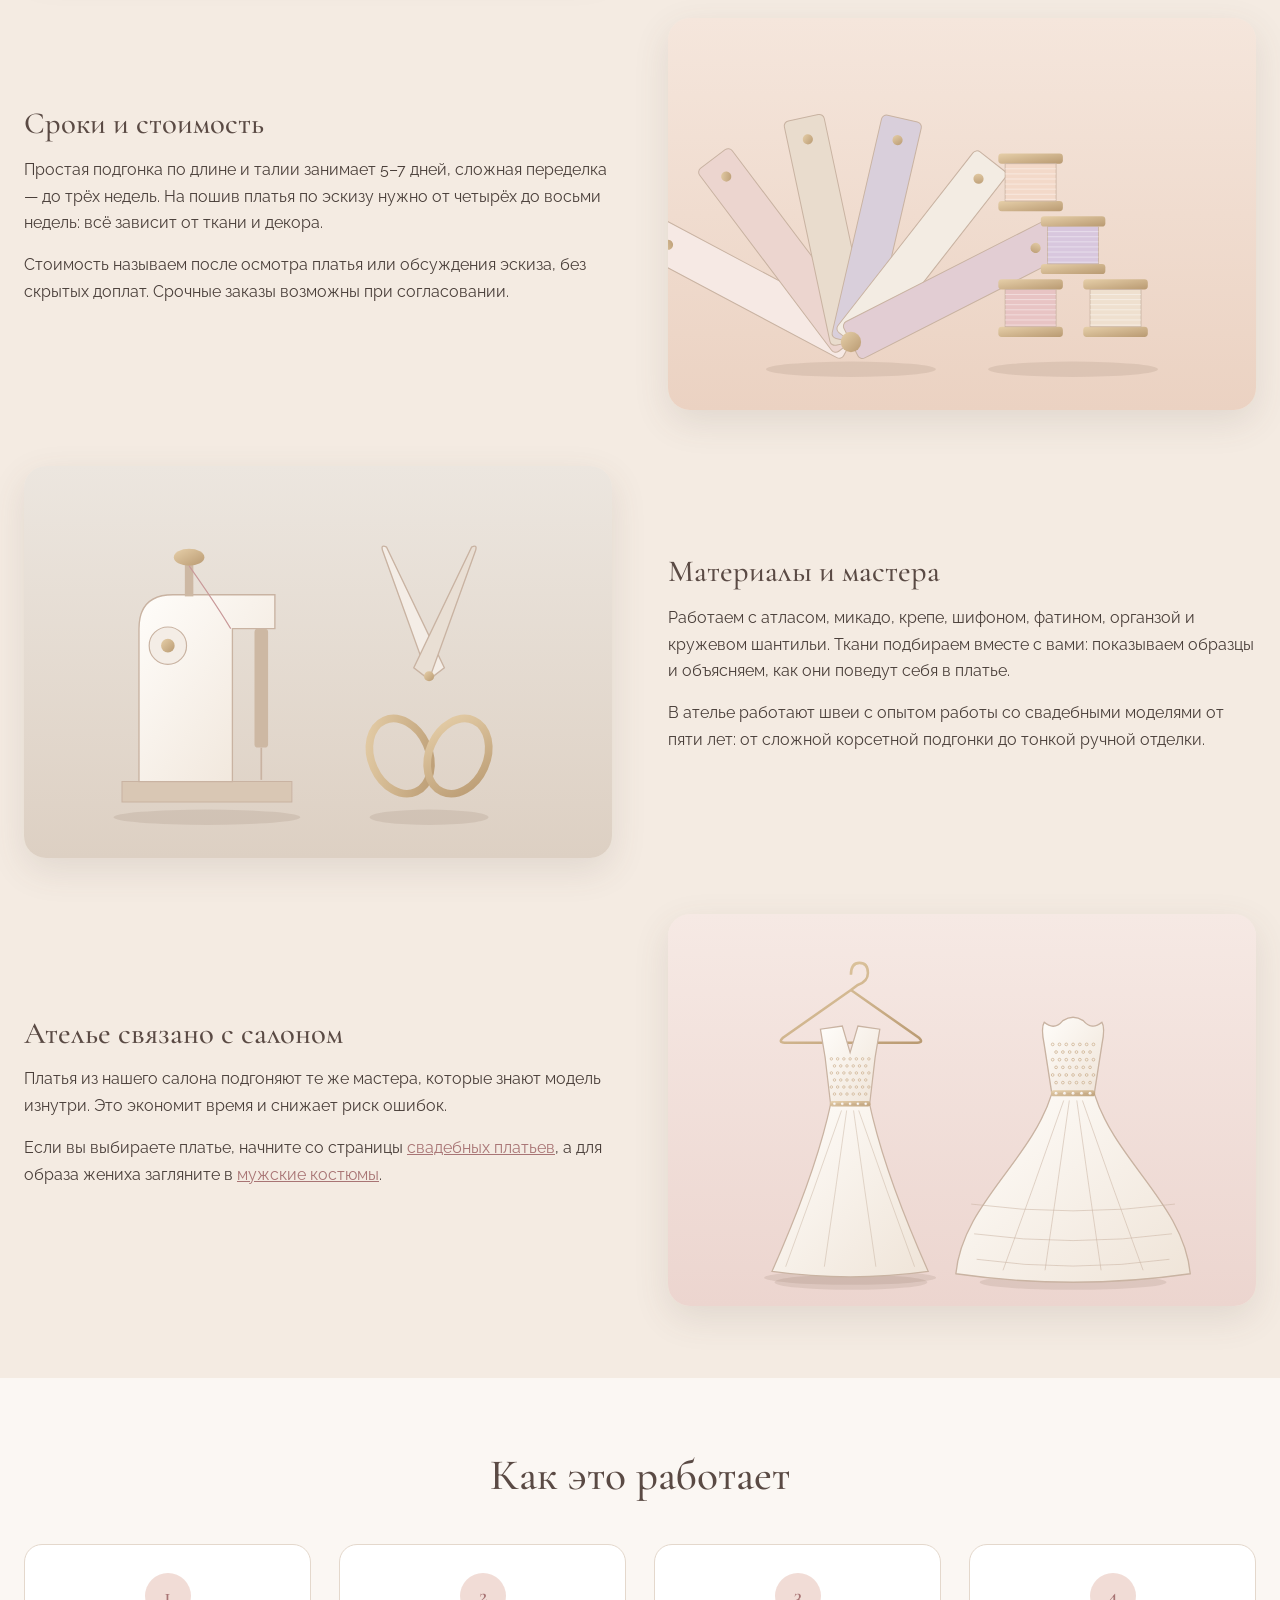
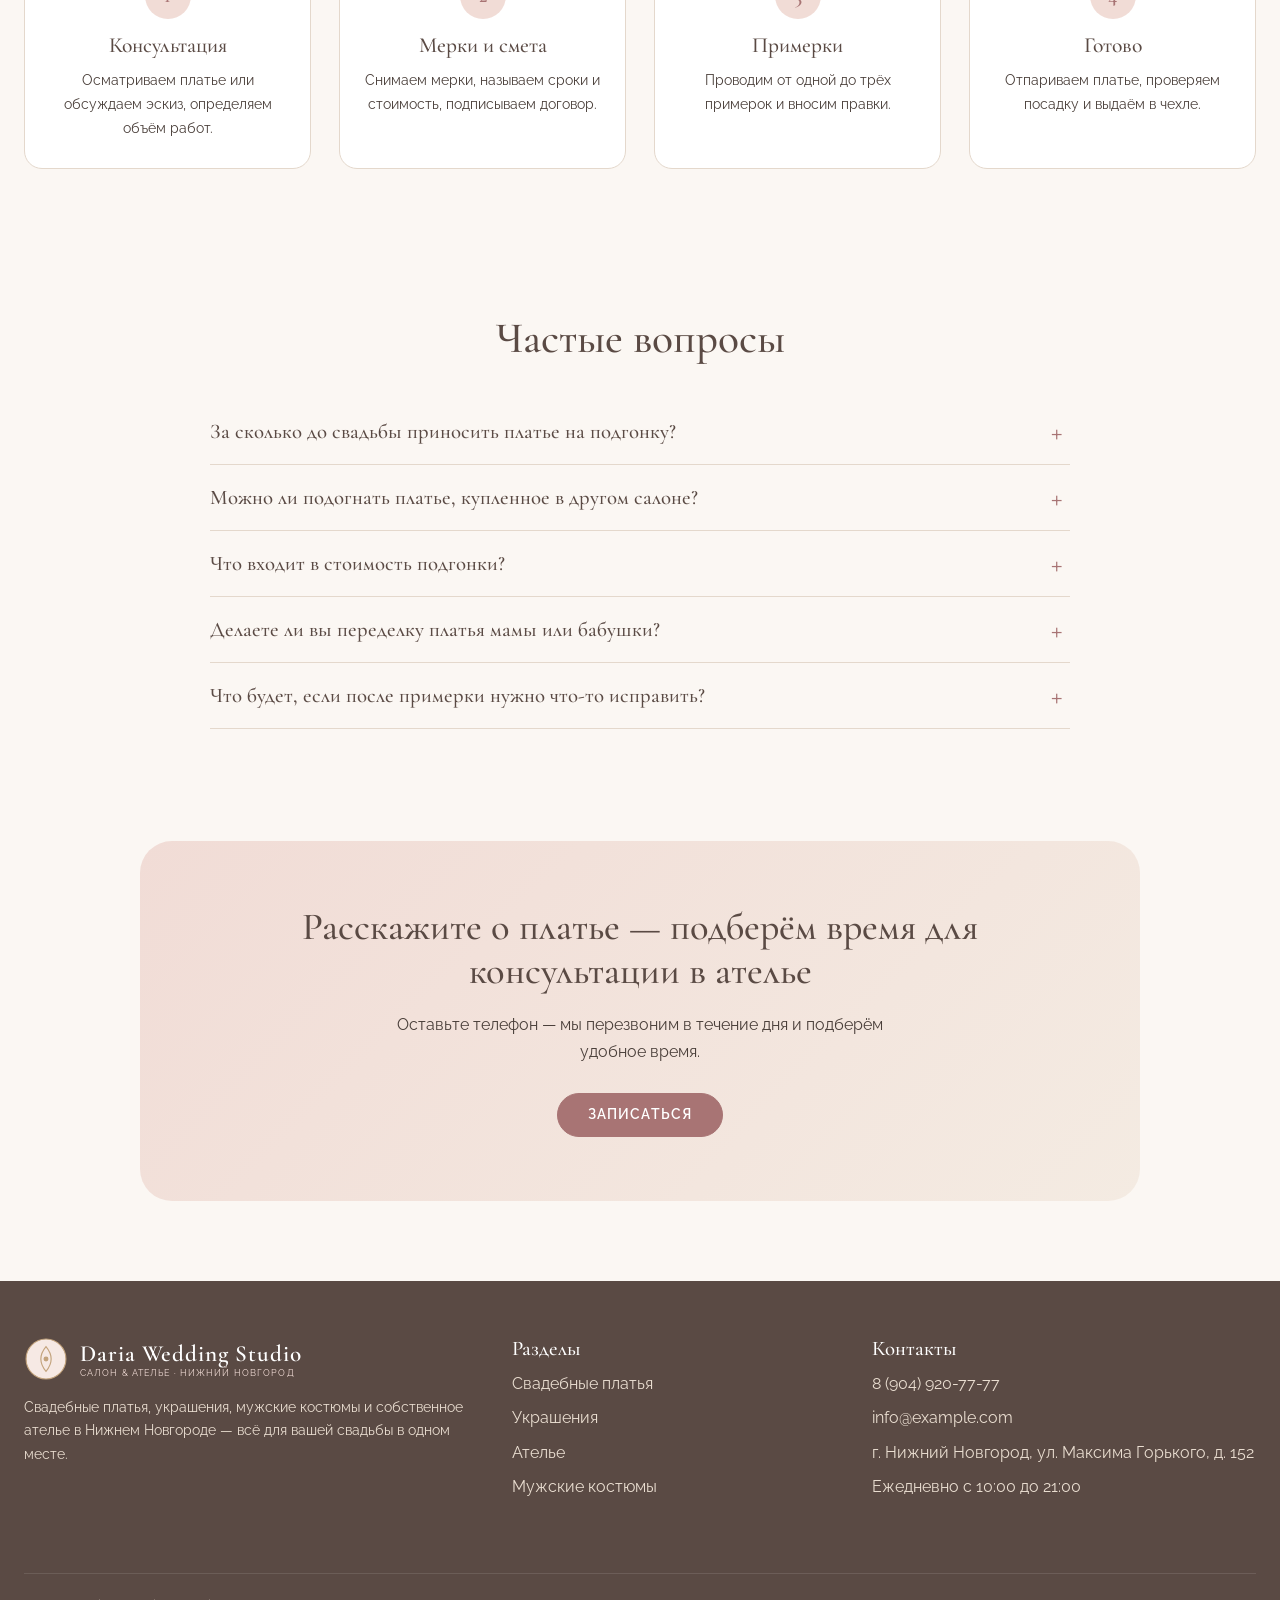
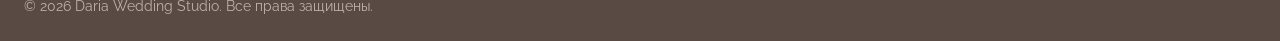
<file: atelier.html>
<!DOCTYPE html>
<html lang="ru">
<head>
    <meta charset="UTF-8">
    <meta name="viewport" content="width=device-width, initial-scale=1">
    <title>Ателье свадебных платьев в Нижнем Новгороде — подгонка и пошив | Daria Wedding Studio</title>
    <meta name="description" content="Ателье Daria Wedding Studio в Нижнем Новгороде: подгонка платья по фигуре за 5–7 дней, индивидуальный пошив, переделка и реставрация. Работаем с кружевом, атласом и фатином.">
    <meta name="keywords" content="ателье свадебных платьев нижний новгород, подгонка свадебного платья, пошив свадебного платья на заказ, переделка свадебного платья, реставрация платья">
    <link rel="canonical" href="https://www.example.com/atelier.html">
    <meta property="og:type" content="website">
    <meta property="og:locale" content="ru_RU">
    <meta property="og:site_name" content="Daria Wedding Studio — свадебный салон и ателье в Нижнем Новгороде">
    <meta property="og:title" content="Ателье свадебных платьев в Нижнем Новгороде — подгонка и пошив | Daria Wedding Studio">
    <meta property="og:description" content="Ателье Daria Wedding Studio в Нижнем Новгороде: подгонка платья по фигуре за 5–7 дней, индивидуальный пошив, переделка и реставрация. Работаем с кружевом, атласом и фатином.">
    <meta property="og:url" content="https://www.example.com/atelier.html">
    <meta property="og:image" content="https://www.example.com/img/hero-atelier.svg">
    <link rel="icon" href="img/logo.svg" type="image/svg+xml">
    <link rel="preload" href="fonts/CormorantGaramond.ttf" as="font" type="font/ttf" crossorigin>
    <link rel="stylesheet" href="css/style.css">
    <script type="application/ld+json">{"@context": "https://schema.org", "@type": "ClothingStore", "name": "Daria Wedding Studio — свадебный салон и ателье в Нижнем Новгороде", "url": "https://www.example.com/", "image": "https://www.example.com/img/hero-dresses.svg", "telephone": "+79049207777", "email": "info@example.com", "priceRange": "₽₽", "openingHours": "Mo-Su 10:00-21:00", "address": {"@type": "PostalAddress", "streetAddress": "ул. Максима Горького, 152", "addressLocality": "Нижний Новгород", "addressRegion": "Нижегородская область", "addressCountry": "RU"}}</script>
    <script type="application/ld+json">{"@context": "https://schema.org", "@type": "FAQPage", "mainEntity": [{"@type": "Question", "name": "За сколько до свадьбы приносить платье на подгонку?", "acceptedAnswer": {"@type": "Answer", "text": "Лучше за 3–4 недели до торжества: хватит времени на подгонку и повторную примерку. В исключительных случаях делаем срочные работы за 2–3 дня."}}, {"@type": "Question", "name": "Можно ли подогнать платье, купленное в другом салоне?", "acceptedAnswer": {"@type": "Answer", "text": "Да. Осмотрим платье и скажем, возможна ли переделка. Не всегда это целесообразно: например, если изделие сильно мало по размеру."}}, {"@type": "Question", "name": "Что входит в стоимость подгонки?", "acceptedAnswer": {"@type": "Answer", "text": "В стоимость входят мерки, работа мастера и одна контрольная примерка. Дополнительные услуги (декор, замена молнии на корсет) оцениваются отдельно."}}, {"@type": "Question", "name": "Делаете ли вы переделку платья мамы или бабушки?", "acceptedAnswer": {"@type": "Answer", "text": "Да, это отдельное направление. Перекроим фасон, обновим ткань и сохраним фамильные детали, например кружево."}}, {"@type": "Question", "name": "Что будет, если после примерки нужно что-то исправить?", "acceptedAnswer": {"@type": "Answer", "text": "Мы вносим правки в рамках согласованного договора. Если вы просите кардинально изменить фасон, обсуждаем доплату."}}]}</script>
</head>
<body class="page-atelier">
    <div class="topbar">
        <span>Ежедневно с 10:00 до 21:00</span>
        <a href="tel:+79049207777">8 (904) 920-77-77</a>
    </div>
    <header class="header">
        <a class="logo" href="index.html" aria-label="Daria Wedding Studio — на главную">
            <img src="img/logo.svg" alt="" width="44" height="44">
            <span class="logo__text"><b>Daria Wedding Studio</b><small>салон &amp; ателье · Нижний Новгород</small></span>
        </a>
        <input type="checkbox" id="burger" class="burger-toggle">
        <label for="burger" class="burger" aria-label="Открыть меню"><span></span><span></span><span></span></label>
        <nav class="nav" aria-label="Основное меню">
            <a href="index.html">Свадебные платья</a><a href="accessories.html">Украшения</a><a href="atelier.html" aria-current="page">Ателье</a><a href="suits.html">Мужские костюмы</a>
            <button type="button" class="btn btn--small" data-open="Запись на примерку (шапка)">Записаться</button>
        </nav>
    </header>
    <main>
    <section class="hero">
        <div class="hero__text">
            <p class="eyebrow">Нижний Новгород · свадебный салон &amp; ателье</p>
            <h1>Ателье при свадебном салоне: подгонка, пошив, реставрация</h1>
            <p class="lead">Подгоним платье по фигуре за 5–7 дней, сошьём по вашему эскизу или переделаем готовую модель. Мастера работают с кружевом, атласом и фатином ежедневно.</p>
            <div class="hero__btns">
                <button type="button" class="btn" data-open="Запись на примерку (первый экран)">Записаться в ателье</button>
                <a class="btn btn--ghost" href="#catalog">Смотреть услуги</a>
            </div>
            <ul class="facts"><li><b>5–7 дней</b><span>подгонка платья по фигуре</span></li><li><b>4–8 недель</b><span>индивидуальный пошив</span></li><li><b>3 примерки</b><span>в процессе работы</span></li></ul>
        </div>
        <div class="hero__img">
            <img src="img/hero-atelier.svg" alt="Ателье свадебного салона: манекен, швейная машина и ножницы" width="900" height="1000" fetchpriority="high">
        </div>
    </section>
    <section class="section" id="catalog">
        <h2 class="section__title">Услуги ателье</h2>
        <p class="section__lead">Работаем со свадебными платьями из нашего салона и из других. Стоимость уточняется после осмотра изделия; ниже — ориентиры.</p>
        <div class="catalog">
            <article class="card">
                <div class="card__img"><img src="img/at-fit.svg" alt="Подгонка свадебного платья по фигуре на манекене" width="600" height="750" loading="lazy"></div>
                <h3>Подгонка платья по фигуре</h3>
                <p>Укорачиваем подол, подгоняем лиф и талию, закрепляем пышность юбки.</p>
                <div class="card__foot">
                    <span class="price">от 6 000 ₽</span>
                    <button type="button" class="btn btn--small btn--ghost" data-open="Подгонка платья по фигуре">Записаться</button>
                </div>
            </article>
            <article class="card">
                <div class="card__img"><img src="img/at-sew.svg" alt="Индивидуальный пошив свадебного платья на швейной машине" width="600" height="750" loading="lazy"></div>
                <h3>Индивидуальный пошив платья</h3>
                <p>Сошьём платье по эскизу или фото. Подберём ткань, снимем мерки и проведём три примерки.</p>
                <div class="card__foot">
                    <span class="price">от 65 000 ₽</span>
                    <button type="button" class="btn btn--small btn--ghost" data-open="Индивидуальный пошив платья">Записаться</button>
                </div>
            </article>
            <article class="card">
                <div class="card__img"><img src="img/at-edit.svg" alt="Изменение фасона свадебного платья: ножницы и выкройка" width="600" height="750" loading="lazy"></div>
                <h3>Изменение фасона</h3>
                <p>Заменим рукава, вырез, добавим шлейф или корсет, декор из кружева и бисера.</p>
                <div class="card__foot">
                    <span class="price">от 8 000 ₽</span>
                    <button type="button" class="btn btn--small btn--ghost" data-open="Изменение фасона">Записаться</button>
                </div>
            </article>
            <article class="card">
                <div class="card__img"><img src="img/at-care.svg" alt="Реставрация и чистка свадебного платья на плечиках" width="600" height="750" loading="lazy"></div>
                <h3>Реставрация и чистка</h3>
                <p>Бережно почистим, отпарим и приведём платье в порядок после свадьбы или перед хранением.</p>
                <div class="card__foot">
                    <span class="price">от 7 500 ₽</span>
                    <button type="button" class="btn btn--small btn--ghost" data-open="Реставрация и чистка">Записаться</button>
                </div>
            </article>
            <article class="card">
                <div class="card__img"><img src="img/at-prep.svg" alt="Подготовка мужского костюма к свадьбе: отпаривание и глажка на плечиках" width="600" height="750" loading="lazy"></div>
                <h3>Подготовка костюма к свадьбе</h3>
                <p>Отпаривание, глажка, удаление складок и лёгких пятен, освежение ткани. Упакуем в чехол, чтобы костюм дошёл до церемонии идеальным.</p>
                <div class="card__foot">
                    <span class="price">от 1 500 ₽</span>
                    <button type="button" class="btn btn--small btn--ghost" data-open="Подготовка костюма к свадьбе">Записаться</button>
                </div>
            </article>
            <article class="card">
                <div class="card__img"><img src="img/at-men.svg" alt="Образцы тканей для платьев подружек и мужских костюмов" width="600" height="750" loading="lazy"></div>
                <h3>Платья подружек и мужские костюмы</h3>
                <p>Подгоним платья для подружек невесты, пиджаки и брюки жениха под одну дату.</p>
                <div class="card__foot">
                    <span class="price">от 4 500 ₽</span>
                    <button type="button" class="btn btn--small btn--ghost" data-open="Платья подружек и мужские костюмы">Записаться</button>
                </div>
            </article>
        </div>
        <p class="note">Цены указаны ориентировочно; точная стоимость и наличие — в салоне.</p>
    </section>
    <section class="section section--tint">
        <h2 class="section__title">Полезно знать</h2>
        <div class="line line1">
            <div class="line__img"><img src="img/wide-3a.svg" alt="Как проходит индивидуальный пошив" width="900" height="600" loading="lazy"></div>
            <div class="line__text"><h3>Как проходит индивидуальный пошив</h3><p>Знакомимся и обсуждаем идею: эскиз, фото, референсы. Снимаем мерки, подбираем ткань и согласуем смету. На первой примерке видим основу из бязи, на второй — платье в ткани, на третьей — завершаем детали.</p><p>Вы всегда видите прогресс и можете повлиять на результат, а не получаете готовое платье «вслепую».</p></div>
        </div>
        <div class="line line2">
            <div class="line__img"><img src="img/wide-3b.svg" alt="Сроки и стоимость" width="900" height="600" loading="lazy"></div>
            <div class="line__text"><h3>Сроки и стоимость</h3><p>Простая подгонка по длине и талии занимает 5–7 дней, сложная переделка — до трёх недель. На пошив платья по эскизу нужно от четырёх до восьми недель: всё зависит от ткани и декора.</p><p>Стоимость называем после осмотра платья или обсуждения эскиза, без скрытых доплат. Срочные заказы возможны при согласовании.</p></div>
        </div>
        <div class="line line3">
            <div class="line__img"><img src="img/wide-3c.svg" alt="Материалы и мастера" width="900" height="600" loading="lazy"></div>
            <div class="line__text"><h3>Материалы и мастера</h3><p>Работаем с атласом, микадо, крепе, шифоном, фатином, органзой и кружевом шантильи. Ткани подбираем вместе с вами: показываем образцы и объясняем, как они поведут себя в платье.</p><p>В ателье работают швеи с опытом работы со свадебными моделями от пяти лет: от сложной корсетной подгонки до тонкой ручной отделки.</p></div>
        </div>
        <div class="line line4">
            <div class="line__img"><img src="img/wide-3d.svg" alt="Ателье связано с салоном" width="900" height="600" loading="lazy"></div>
            <div class="line__text"><h3>Ателье связано с салоном</h3><p>Платья из нашего салона подгоняют те же мастера, которые знают модель изнутри. Это экономит время и снижает риск ошибок.</p><p>Если вы выбираете платье, начните со страницы <a href="index.html">свадебных платьев</a>, а для образа жениха загляните в <a href="suits.html">мужские костюмы</a>.</p></div>
        </div>
    </section>
    <section class="section">
        <h2 class="section__title">Как это работает</h2>
        <ol class="steps"><li><span class="steps__n">1</span><h3>Консультация</h3><p>Осматриваем платье или обсуждаем эскиз, определяем объём работ.</p></li><li><span class="steps__n">2</span><h3>Мерки и смета</h3><p>Снимаем мерки, называем сроки и стоимость, подписываем договор.</p></li><li><span class="steps__n">3</span><h3>Примерки</h3><p>Проводим от одной до трёх примерок и вносим правки.</p></li><li><span class="steps__n">4</span><h3>Готово</h3><p>Отпариваем платье, проверяем посадку и выдаём в чехле.</p></li></ol>
    </section>
    <section class="section section--narrow">
        <h2 class="section__title">Частые вопросы</h2>
        <div class="faq"><details><summary>За сколько до свадьбы приносить платье на подгонку?</summary><p>Лучше за 3–4 недели до торжества: хватит времени на подгонку и повторную примерку. В исключительных случаях делаем срочные работы за 2–3 дня.</p></details><details><summary>Можно ли подогнать платье, купленное в другом салоне?</summary><p>Да. Осмотрим платье и скажем, возможна ли переделка. Не всегда это целесообразно: например, если изделие сильно мало по размеру.</p></details><details><summary>Что входит в стоимость подгонки?</summary><p>В стоимость входят мерки, работа мастера и одна контрольная примерка. Дополнительные услуги (декор, замена молнии на корсет) оцениваются отдельно.</p></details><details><summary>Делаете ли вы переделку платья мамы или бабушки?</summary><p>Да, это отдельное направление. Перекроим фасон, обновим ткань и сохраним фамильные детали, например кружево.</p></details><details><summary>Что будет, если после примерки нужно что-то исправить?</summary><p>Мы вносим правки в рамках согласованного договора. Если вы просите кардинально изменить фасон, обсуждаем доплату.</p></details></div>
    </section>
    <section class="cta">
        <h2>Расскажите о платье — подберём время для консультации в ателье</h2>
        <p>Оставьте телефон — мы перезвоним в течение дня и подберём удобное время.</p>
        <button type="button" class="btn" data-open="Запись на примерку (конец страницы)">Записаться</button>
    </section>
    </main>
    <footer class="footer" id="contacts">
        <div class="footer__col">
            <a class="logo logo--light" href="index.html"><img src="img/logo.svg" alt="" width="44" height="44"><span class="logo__text"><b>Daria Wedding Studio</b><small>салон &amp; ателье · Нижний Новгород</small></span></a>
            <p>Свадебные платья, украшения, мужские костюмы и собственное ателье в Нижнем Новгороде — всё для вашей свадьбы в одном месте.</p>
        </div>
        <div class="footer__col"><h4>Разделы</h4><ul><li><a href="index.html">Свадебные платья</a></li><li><a href="accessories.html">Украшения</a></li><li><a href="atelier.html">Ателье</a></li><li><a href="suits.html">Мужские костюмы</a></li></ul></div>
        <div class="footer__col">
            <h4>Контакты</h4>
            <ul>
                <li><a href="tel:+79049207777">8 (904) 920-77-77</a></li>
                <li><a href="mailto:info@example.com">info@example.com</a></li>
                <li>г. Нижний Новгород, ул. Максима Горького, д. 152</li>
                <li>Ежедневно с 10:00 до 21:00</li>
            </ul>
        </div>
        <p class="footer__copy">© 2026 Daria Wedding Studio. Все права защищены.</p>
    </footer>

    <dialog class="modal" id="modal">
        <form method="dialog" class="modal__form" id="booking">
            <button type="button" class="modal__close" data-close aria-label="Закрыть">&times;</button>
            <h2>Запись на примерку</h2>
            <p class="modal__lead">Оставьте контакты — мы свяжемся и согласуем время. Или позвоните: <a href="tel:+79049207777">8 (904) 920-77-77</a></p>
            <label>Ваше имя
                <input type="text" name="name" placeholder="Как к вам обращаться" required minlength="2">
            </label>
            <label>Телефон
                <input type="tel" name="phone" placeholder="8 (900) 000-00-00" required
                       pattern="^\+?[0-9\s\-()]{10,18}$" title="Введите телефон, например 8 (900) 000-00-00">
            </label>
            <label>Что вас интересует
                <input type="text" name="interest" id="interest" placeholder="Например, свадебное платье">
            </label>
            <label>Удобная дата
                <input type="date" name="date">
            </label>
            <label class="check"><input type="checkbox" required> Согласен на обработку персональных данных</label>
            <button type="submit" class="btn">Отправить заявку</button>
            <p class="modal__ok" hidden></p>
        </form>
    </dialog>
    <script src="js/main.js"></script>
</body>
</html>
</file>
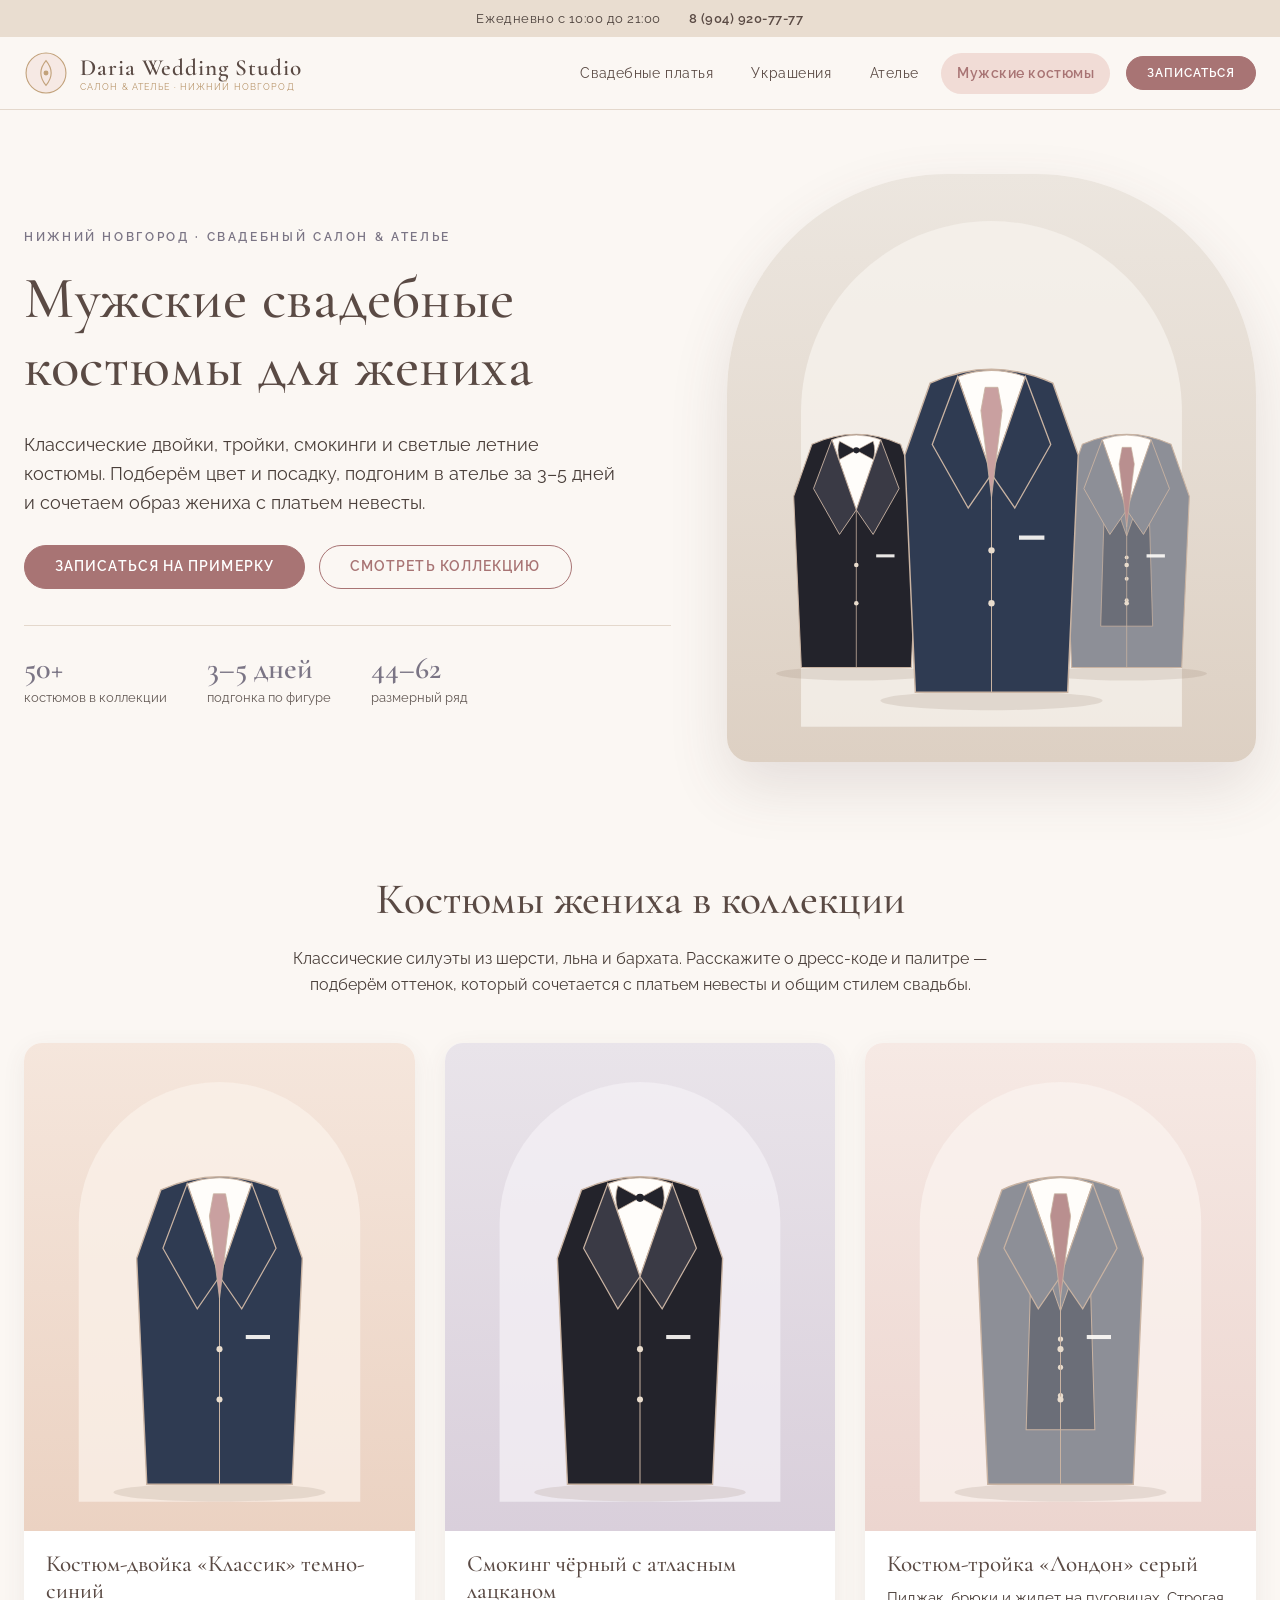
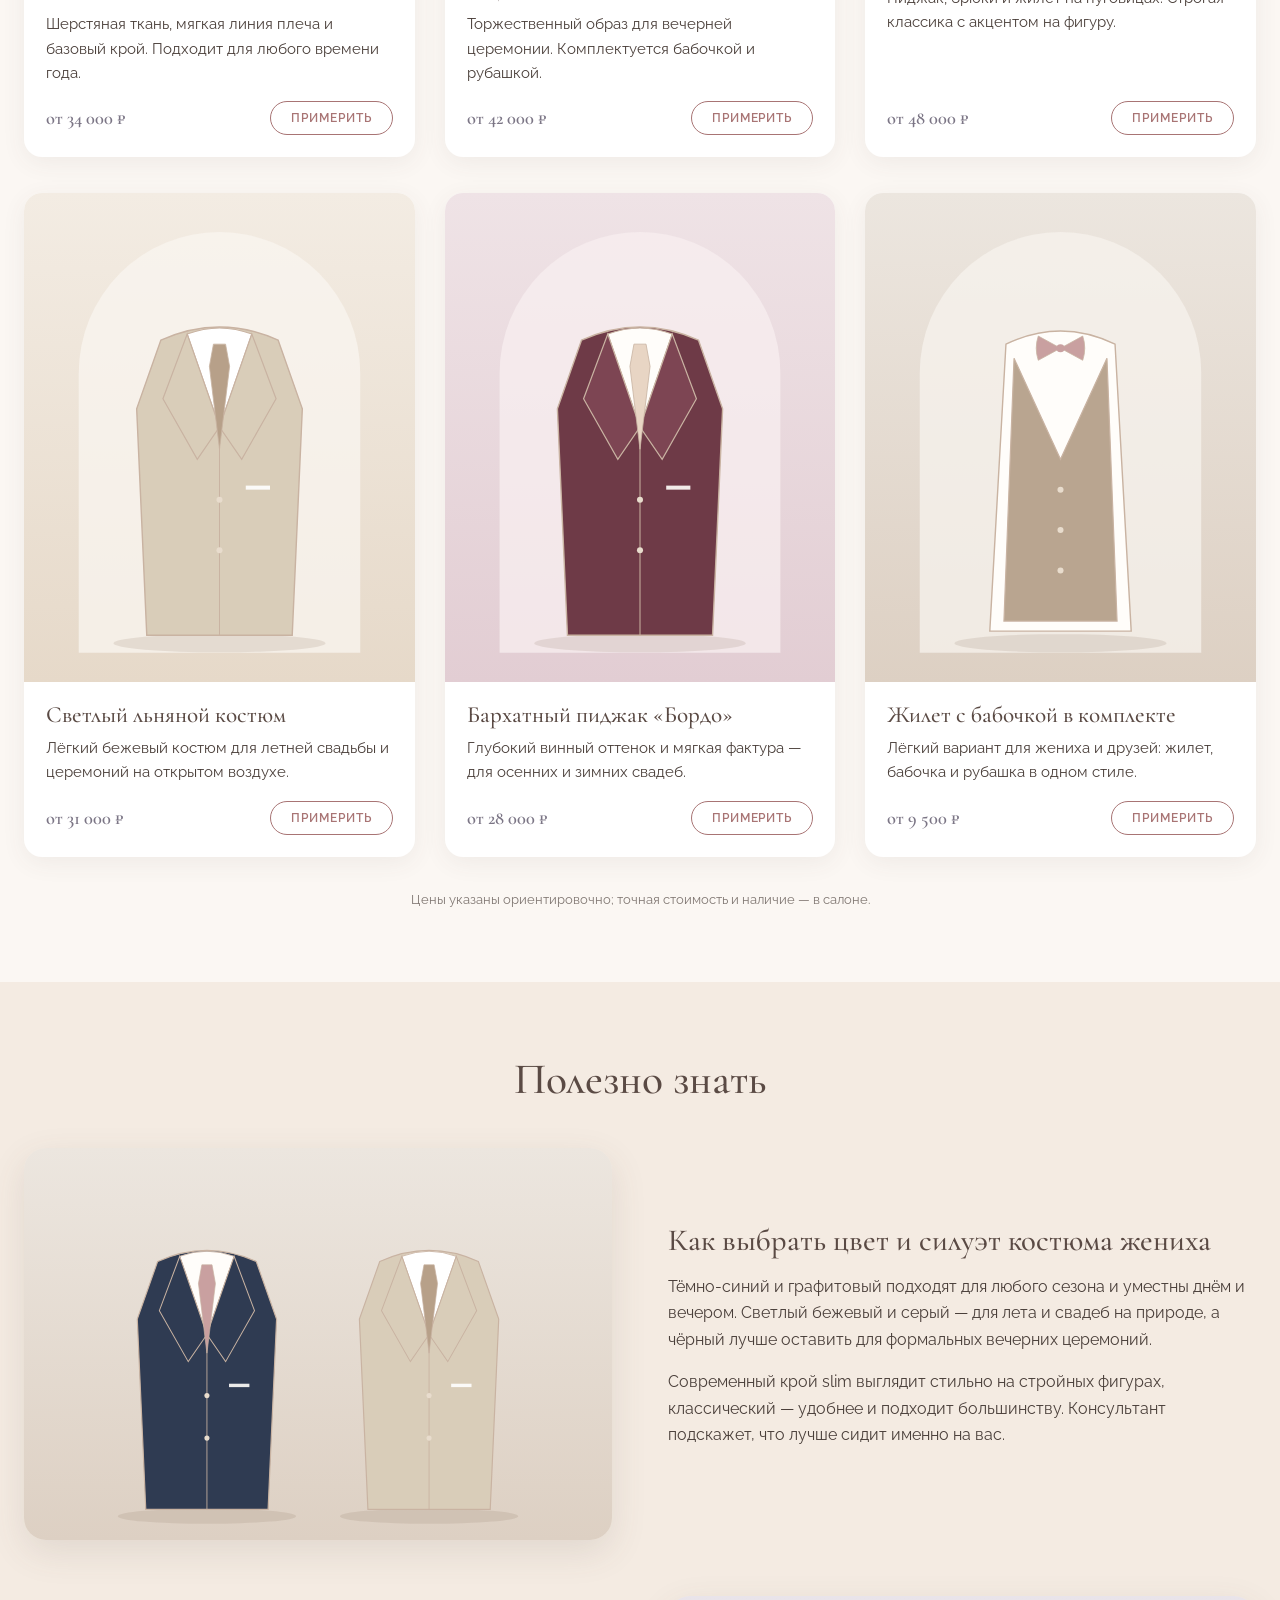
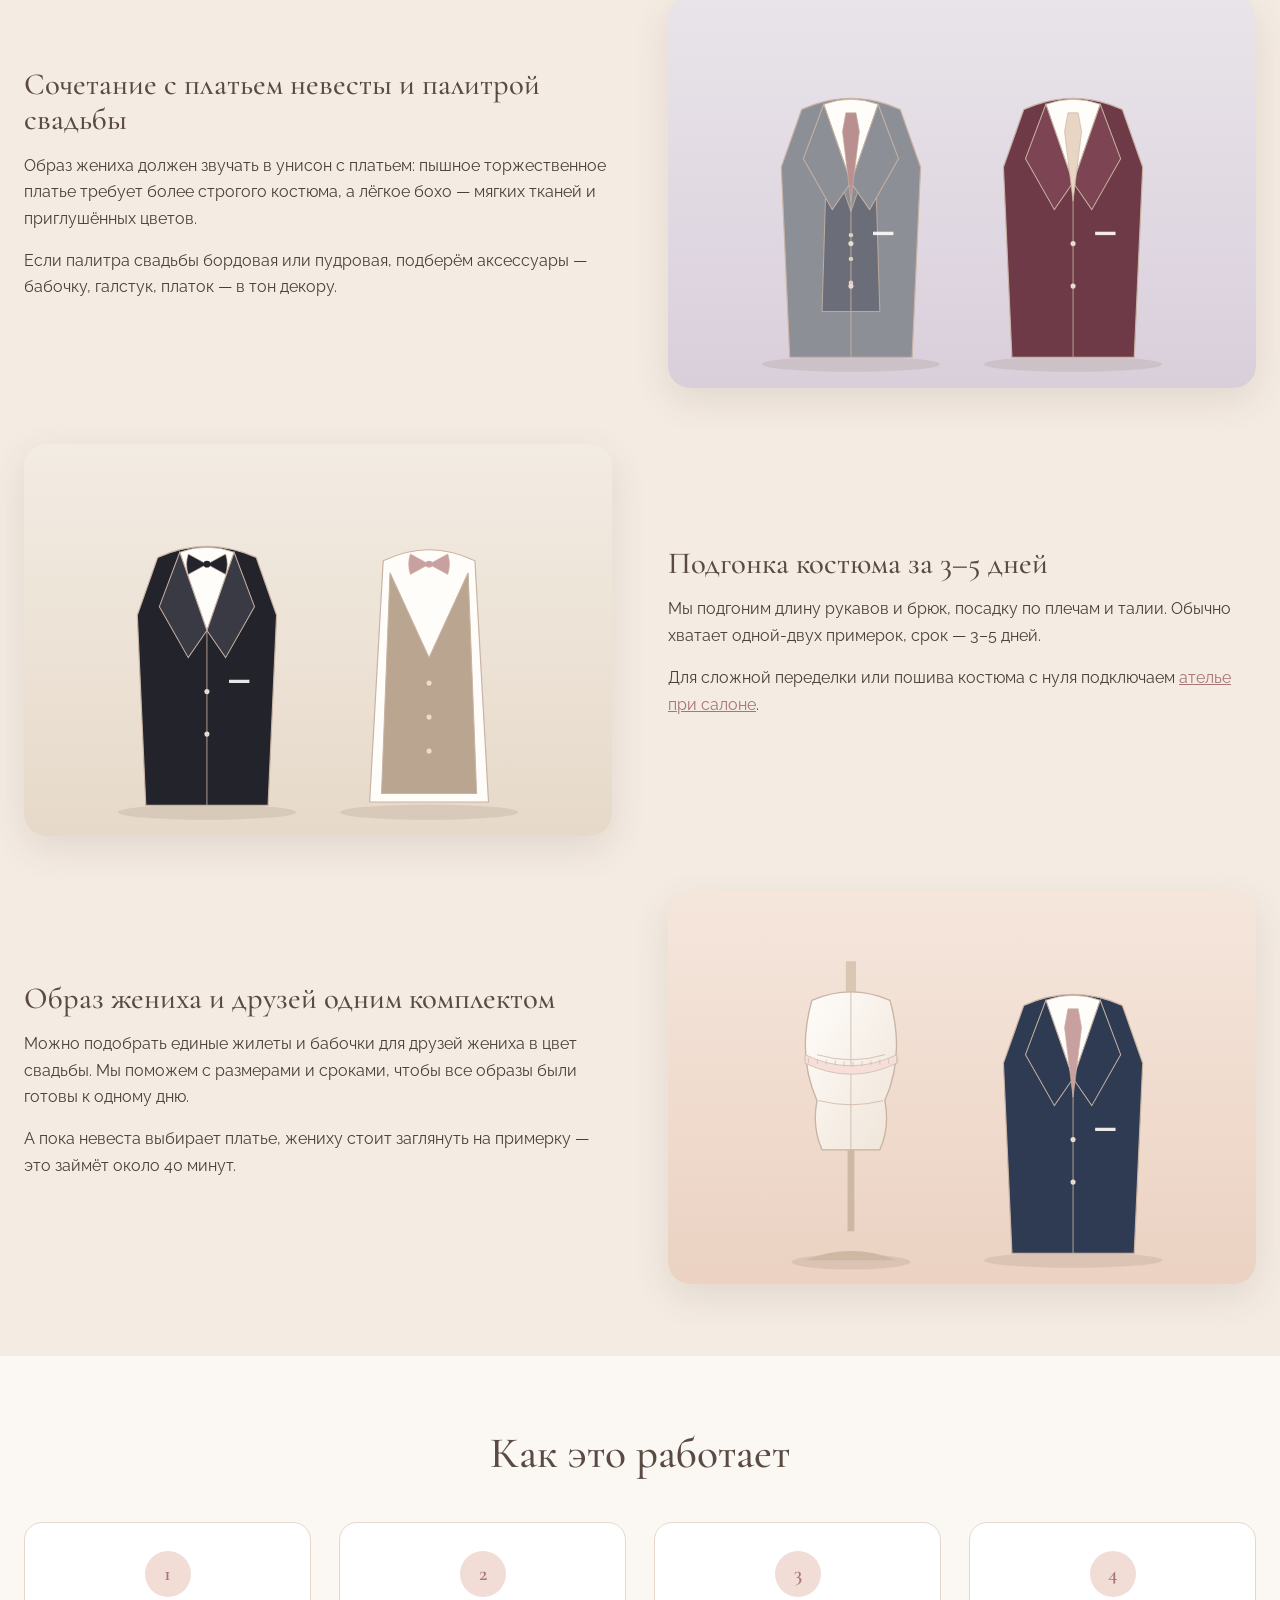
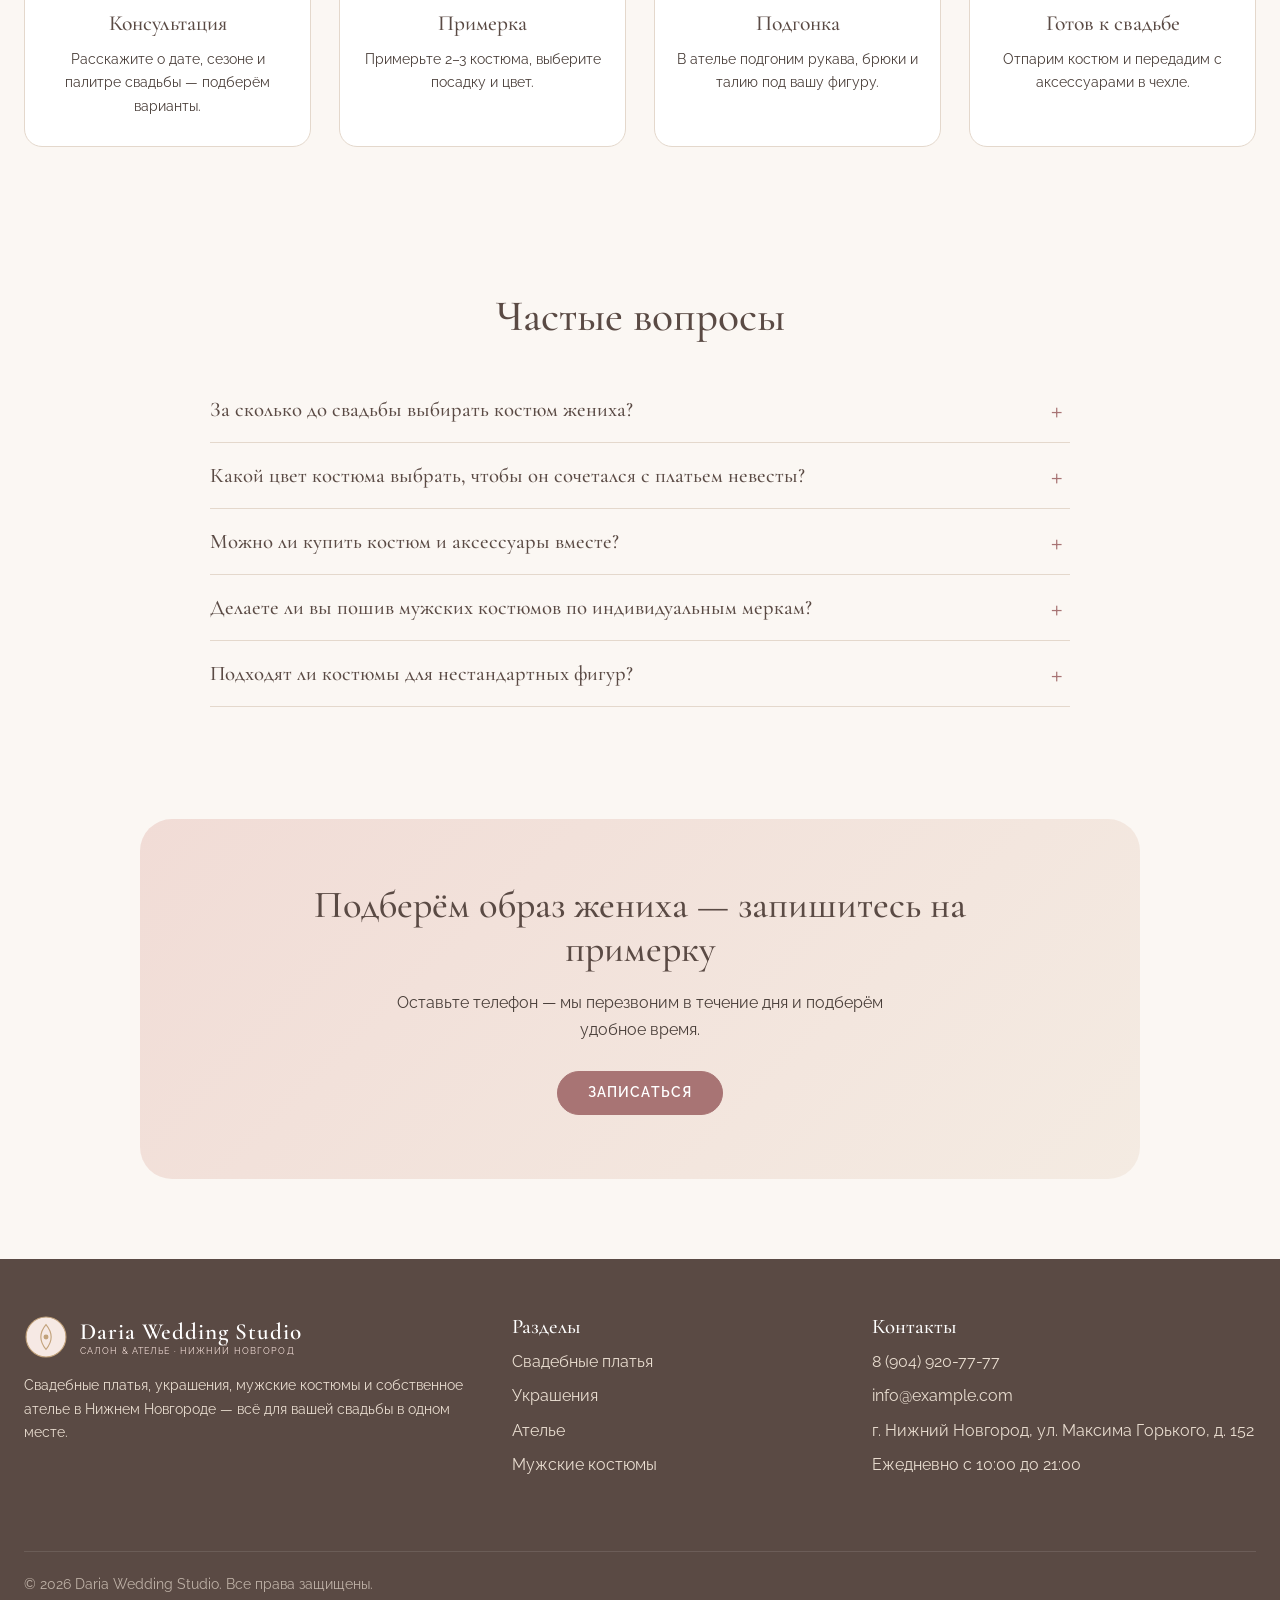
<file: suits.html>
<!DOCTYPE html>
<html lang="ru">
<head>
    <meta charset="UTF-8">
    <meta name="viewport" content="width=device-width, initial-scale=1">
    <title>Мужские свадебные костюмы в Нижнем Новгороде — смокинги, тройки | Daria Wedding Studio</title>
    <meta name="description" content="Мужские свадебные костюмы в Нижнем Новгороде, салон Daria Wedding Studio: классические двойки, тройки, смокинги, светлые льняные и бархатные пиджаки. Подгонка по фигуре за 3–5 дней.">
    <meta name="keywords" content="мужские свадебные костюмы нижний новгород, костюм жениха, свадебный смокинг, костюм тройка для жениха, купить костюм жениха">
    <link rel="canonical" href="https://www.example.com/suits.html">
    <meta property="og:type" content="website">
    <meta property="og:locale" content="ru_RU">
    <meta property="og:site_name" content="Daria Wedding Studio — свадебный салон и ателье в Нижнем Новгороде">
    <meta property="og:title" content="Мужские свадебные костюмы в Нижнем Новгороде — смокинги, тройки | Daria Wedding Studio">
    <meta property="og:description" content="Мужские свадебные костюмы в Нижнем Новгороде, салон Daria Wedding Studio: классические двойки, тройки, смокинги, светлые льняные и бархатные пиджаки. Подгонка по фигуре за 3–5 дней.">
    <meta property="og:url" content="https://www.example.com/suits.html">
    <meta property="og:image" content="https://www.example.com/img/hero-suits.svg">
    <link rel="icon" href="img/logo.svg" type="image/svg+xml">
    <link rel="preload" href="fonts/CormorantGaramond.ttf" as="font" type="font/ttf" crossorigin>
    <link rel="stylesheet" href="css/style.css">
    <script type="application/ld+json">{"@context": "https://schema.org", "@type": "ClothingStore", "name": "Daria Wedding Studio — свадебный салон и ателье в Нижнем Новгороде", "url": "https://www.example.com/", "image": "https://www.example.com/img/hero-dresses.svg", "telephone": "+79049207777", "email": "info@example.com", "priceRange": "₽₽", "openingHours": "Mo-Su 10:00-21:00", "address": {"@type": "PostalAddress", "streetAddress": "ул. Максима Горького, 152", "addressLocality": "Нижний Новгород", "addressRegion": "Нижегородская область", "addressCountry": "RU"}}</script>
    <script type="application/ld+json">{"@context": "https://schema.org", "@type": "FAQPage", "mainEntity": [{"@type": "Question", "name": "За сколько до свадьбы выбирать костюм жениха?", "acceptedAnswer": {"@type": "Answer", "text": "Оптимально за 2–3 месяца: этого достаточно для подбора и подгонки. Если время ограничено, предложим модели из наличия — их можно подогнать за 3–5 дней."}}, {"@type": "Question", "name": "Какой цвет костюма выбрать, чтобы он сочетался с платьем невесты?", "acceptedAnswer": {"@type": "Answer", "text": "Нейтральные тёмно-синий, серый и бежевый подходят к платьям любого оттенка айвори. Для винных и пудровых палитр добавьте бабочку или платок в тон декору."}}, {"@type": "Question", "name": "Можно ли купить костюм и аксессуары вместе?", "acceptedAnswer": {"@type": "Answer", "text": "Да. На примерке вам предложат рубашки, бабочки, галстуки, подтяжки и платки. Всё можно подобрать в одном месте."}}, {"@type": "Question", "name": "Делаете ли вы пошив мужских костюмов по индивидуальным меркам?", "acceptedAnswer": {"@type": "Answer", "text": "Да, в ателье можно заказать костюм с нуля: снимем мерки, выберем ткань и проведём две-три примерки. Срок — от четырёх недель."}}, {"@type": "Question", "name": "Подходят ли костюмы для нестандартных фигур?", "acceptedAnswer": {"@type": "Answer", "text": "Размерный ряд 44–62 и ателье позволяют подогнать костюм практически под любую фигуру: изменим посадку, длину и ширину."}}]}</script>
</head>
<body class="page-suits">
    <div class="topbar">
        <span>Ежедневно с 10:00 до 21:00</span>
        <a href="tel:+79049207777">8 (904) 920-77-77</a>
    </div>
    <header class="header">
        <a class="logo" href="index.html" aria-label="Daria Wedding Studio — на главную">
            <img src="img/logo.svg" alt="" width="44" height="44">
            <span class="logo__text"><b>Daria Wedding Studio</b><small>салон &amp; ателье · Нижний Новгород</small></span>
        </a>
        <input type="checkbox" id="burger" class="burger-toggle">
        <label for="burger" class="burger" aria-label="Открыть меню"><span></span><span></span><span></span></label>
        <nav class="nav" aria-label="Основное меню">
            <a href="index.html">Свадебные платья</a><a href="accessories.html">Украшения</a><a href="atelier.html">Ателье</a><a href="suits.html" aria-current="page">Мужские костюмы</a>
            <button type="button" class="btn btn--small" data-open="Запись на примерку (шапка)">Записаться</button>
        </nav>
    </header>
    <main>
    <section class="hero">
        <div class="hero__text">
            <p class="eyebrow">Нижний Новгород · свадебный салон &amp; ателье</p>
            <h1>Мужские свадебные костюмы для жениха</h1>
            <p class="lead">Классические двойки, тройки, смокинги и светлые летние костюмы. Подберём цвет и посадку, подгоним в ателье за 3–5 дней и сочетаем образ жениха с платьем невесты.</p>
            <div class="hero__btns">
                <button type="button" class="btn" data-open="Запись на примерку (первый экран)">Записаться на примерку</button>
                <a class="btn btn--ghost" href="#catalog">Смотреть коллекцию</a>
            </div>
            <ul class="facts"><li><b>50+</b><span>костюмов в коллекции</span></li><li><b>3–5 дней</b><span>подгонка по фигуре</span></li><li><b>44–62</b><span>размерный ряд</span></li></ul>
        </div>
        <div class="hero__img">
            <img src="img/hero-suits.svg" alt="Мужские свадебные костюмы: двойка, смокинг и тройка" width="900" height="1000" fetchpriority="high">
        </div>
    </section>
    <section class="section" id="catalog">
        <h2 class="section__title">Костюмы жениха в коллекции</h2>
        <p class="section__lead">Классические силуэты из шерсти, льна и бархата. Расскажите о дресс-коде и палитре — подберём оттенок, который сочетается с платьем невесты и общим стилем свадьбы.</p>
        <div class="catalog">
            <article class="card">
                <div class="card__img"><img src="img/suit-navy.svg" alt="Мужской свадебный костюм-двойка тёмно-синего цвета" width="600" height="750" loading="lazy"></div>
                <h3>Костюм-двойка «Классик» темно-синий</h3>
                <p>Шерстяная ткань, мягкая линия плеча и базовый крой. Подходит для любого времени года.</p>
                <div class="card__foot">
                    <span class="price">от 34 000 ₽</span>
                    <button type="button" class="btn btn--small btn--ghost" data-open="Костюм-двойка «Классик» темно-синий">Примерить</button>
                </div>
            </article>
            <article class="card">
                <div class="card__img"><img src="img/suit-tux.svg" alt="Чёрный свадебный смокинг с атласным лацканом и бабочкой" width="600" height="750" loading="lazy"></div>
                <h3>Смокинг чёрный с атласным лацканом</h3>
                <p>Торжественный образ для вечерней церемонии. Комплектуется бабочкой и рубашкой.</p>
                <div class="card__foot">
                    <span class="price">от 42 000 ₽</span>
                    <button type="button" class="btn btn--small btn--ghost" data-open="Смокинг чёрный с атласным лацканом">Примерить</button>
                </div>
            </article>
            <article class="card">
                <div class="card__img"><img src="img/suit-three.svg" alt="Серый костюм-тройка «Лондон» для жениха" width="600" height="750" loading="lazy"></div>
                <h3>Костюм-тройка «Лондон» серый</h3>
                <p>Пиджак, брюки и жилет на пуговицах. Строгая классика с акцентом на фигуру.</p>
                <div class="card__foot">
                    <span class="price">от 48 000 ₽</span>
                    <button type="button" class="btn btn--small btn--ghost" data-open="Костюм-тройка «Лондон» серый">Примерить</button>
                </div>
            </article>
            <article class="card">
                <div class="card__img"><img src="img/suit-linen.svg" alt="Светлый льняной свадебный костюм для жениха" width="600" height="750" loading="lazy"></div>
                <h3>Светлый льняной костюм</h3>
                <p>Лёгкий бежевый костюм для летней свадьбы и церемоний на открытом воздухе.</p>
                <div class="card__foot">
                    <span class="price">от 31 000 ₽</span>
                    <button type="button" class="btn btn--small btn--ghost" data-open="Светлый льняной костюм">Примерить</button>
                </div>
            </article>
            <article class="card">
                <div class="card__img"><img src="img/suit-velvet.svg" alt="Бархатный пиджак бордового цвета для жениха" width="600" height="750" loading="lazy"></div>
                <h3>Бархатный пиджак «Бордо»</h3>
                <p>Глубокий винный оттенок и мягкая фактура — для осенних и зимних свадеб.</p>
                <div class="card__foot">
                    <span class="price">от 28 000 ₽</span>
                    <button type="button" class="btn btn--small btn--ghost" data-open="Бархатный пиджак «Бордо»">Примерить</button>
                </div>
            </article>
            <article class="card">
                <div class="card__img"><img src="img/suit-vest.svg" alt="Свадебный жилет и бабочка для жениха и друзей" width="600" height="750" loading="lazy"></div>
                <h3>Жилет с бабочкой в комплекте</h3>
                <p>Лёгкий вариант для жениха и друзей: жилет, бабочка и рубашка в одном стиле.</p>
                <div class="card__foot">
                    <span class="price">от 9 500 ₽</span>
                    <button type="button" class="btn btn--small btn--ghost" data-open="Жилет с бабочкой в комплекте">Примерить</button>
                </div>
            </article>
        </div>
        <p class="note">Цены указаны ориентировочно; точная стоимость и наличие — в салоне.</p>
    </section>
    <section class="section section--tint">
        <h2 class="section__title">Полезно знать</h2>
        <div class="line line1">
            <div class="line__img"><img src="img/wide-4a.svg" alt="Как выбрать цвет и силуэт костюма жениха" width="900" height="600" loading="lazy"></div>
            <div class="line__text"><h3>Как выбрать цвет и силуэт костюма жениха</h3><p>Тёмно-синий и графитовый подходят для любого сезона и уместны днём и вечером. Светлый бежевый и серый — для лета и свадеб на природе, а чёрный лучше оставить для формальных вечерних церемоний.</p><p>Современный крой slim выглядит стильно на стройных фигурах, классический — удобнее и подходит большинству. Консультант подскажет, что лучше сидит именно на вас.</p></div>
        </div>
        <div class="line line2">
            <div class="line__img"><img src="img/wide-4b.svg" alt="Сочетание с платьем невесты и палитрой свадьбы" width="900" height="600" loading="lazy"></div>
            <div class="line__text"><h3>Сочетание с платьем невесты и палитрой свадьбы</h3><p>Образ жениха должен звучать в унисон с платьем: пышное торжественное платье требует более строгого костюма, а лёгкое бохо — мягких тканей и приглушённых цветов.</p><p>Если палитра свадьбы бордовая или пудровая, подберём аксессуары — бабочку, галстук, платок — в тон декору.</p></div>
        </div>
        <div class="line line3">
            <div class="line__img"><img src="img/wide-4c.svg" alt="Подгонка костюма за 3–5 дней" width="900" height="600" loading="lazy"></div>
            <div class="line__text"><h3>Подгонка костюма за 3–5 дней</h3><p>Мы подгоним длину рукавов и брюк, посадку по плечам и талии. Обычно хватает одной-двух примерок, срок — 3–5 дней.</p><p>Для сложной переделки или пошива костюма с нуля подключаем <a href="atelier.html">ателье при салоне</a>.</p></div>
        </div>
        <div class="line line4">
            <div class="line__img"><img src="img/wide-4d.svg" alt="Образ жениха и друзей одним комплектом" width="900" height="600" loading="lazy"></div>
            <div class="line__text"><h3>Образ жениха и друзей одним комплектом</h3><p>Можно подобрать единые жилеты и бабочки для друзей жениха в цвет свадьбы. Мы поможем с размерами и сроками, чтобы все образы были готовы к одному дню.</p><p>А пока невеста выбирает платье, жениху стоит заглянуть на примерку — это займёт около 40 минут.</p></div>
        </div>
    </section>
    <section class="section">
        <h2 class="section__title">Как это работает</h2>
        <ol class="steps"><li><span class="steps__n">1</span><h3>Консультация</h3><p>Расскажите о дате, сезоне и палитре свадьбы — подберём варианты.</p></li><li><span class="steps__n">2</span><h3>Примерка</h3><p>Примерьте 2–3 костюма, выберите посадку и цвет.</p></li><li><span class="steps__n">3</span><h3>Подгонка</h3><p>В ателье подгоним рукава, брюки и талию под вашу фигуру.</p></li><li><span class="steps__n">4</span><h3>Готов к свадьбе</h3><p>Отпарим костюм и передадим с аксессуарами в чехле.</p></li></ol>
    </section>
    <section class="section section--narrow">
        <h2 class="section__title">Частые вопросы</h2>
        <div class="faq"><details><summary>За сколько до свадьбы выбирать костюм жениха?</summary><p>Оптимально за 2–3 месяца: этого достаточно для подбора и подгонки. Если время ограничено, предложим модели из наличия — их можно подогнать за 3–5 дней.</p></details><details><summary>Какой цвет костюма выбрать, чтобы он сочетался с платьем невесты?</summary><p>Нейтральные тёмно-синий, серый и бежевый подходят к платьям любого оттенка айвори. Для винных и пудровых палитр добавьте бабочку или платок в тон декору.</p></details><details><summary>Можно ли купить костюм и аксессуары вместе?</summary><p>Да. На примерке вам предложат рубашки, бабочки, галстуки, подтяжки и платки. Всё можно подобрать в одном месте.</p></details><details><summary>Делаете ли вы пошив мужских костюмов по индивидуальным меркам?</summary><p>Да, в ателье можно заказать костюм с нуля: снимем мерки, выберем ткань и проведём две-три примерки. Срок — от четырёх недель.</p></details><details><summary>Подходят ли костюмы для нестандартных фигур?</summary><p>Размерный ряд 44–62 и ателье позволяют подогнать костюм практически под любую фигуру: изменим посадку, длину и ширину.</p></details></div>
    </section>
    <section class="cta">
        <h2>Подберём образ жениха — запишитесь на примерку</h2>
        <p>Оставьте телефон — мы перезвоним в течение дня и подберём удобное время.</p>
        <button type="button" class="btn" data-open="Запись на примерку (конец страницы)">Записаться</button>
    </section>
    </main>
    <footer class="footer" id="contacts">
        <div class="footer__col">
            <a class="logo logo--light" href="index.html"><img src="img/logo.svg" alt="" width="44" height="44"><span class="logo__text"><b>Daria Wedding Studio</b><small>салон &amp; ателье · Нижний Новгород</small></span></a>
            <p>Свадебные платья, украшения, мужские костюмы и собственное ателье в Нижнем Новгороде — всё для вашей свадьбы в одном месте.</p>
        </div>
        <div class="footer__col"><h4>Разделы</h4><ul><li><a href="index.html">Свадебные платья</a></li><li><a href="accessories.html">Украшения</a></li><li><a href="atelier.html">Ателье</a></li><li><a href="suits.html">Мужские костюмы</a></li></ul></div>
        <div class="footer__col">
            <h4>Контакты</h4>
            <ul>
                <li><a href="tel:+79049207777">8 (904) 920-77-77</a></li>
                <li><a href="mailto:info@example.com">info@example.com</a></li>
                <li>г. Нижний Новгород, ул. Максима Горького, д. 152</li>
                <li>Ежедневно с 10:00 до 21:00</li>
            </ul>
        </div>
        <p class="footer__copy">© 2026 Daria Wedding Studio. Все права защищены.</p>
    </footer>

    <dialog class="modal" id="modal">
        <form method="dialog" class="modal__form" id="booking">
            <button type="button" class="modal__close" data-close aria-label="Закрыть">&times;</button>
            <h2>Запись на примерку</h2>
            <p class="modal__lead">Оставьте контакты — мы свяжемся и согласуем время. Или позвоните: <a href="tel:+79049207777">8 (904) 920-77-77</a></p>
            <label>Ваше имя
                <input type="text" name="name" placeholder="Как к вам обращаться" required minlength="2">
            </label>
            <label>Телефон
                <input type="tel" name="phone" placeholder="8 (900) 000-00-00" required
                       pattern="^\+?[0-9\s\-()]{10,18}$" title="Введите телефон, например 8 (900) 000-00-00">
            </label>
            <label>Что вас интересует
                <input type="text" name="interest" id="interest" placeholder="Например, свадебное платье">
            </label>
            <label>Удобная дата
                <input type="date" name="date">
            </label>
            <label class="check"><input type="checkbox" required> Согласен на обработку персональных данных</label>
            <button type="submit" class="btn">Отправить заявку</button>
            <p class="modal__ok" hidden></p>
        </form>
    </dialog>
    <script src="js/main.js"></script>
</body>
</html>
</file>
<file: css/style.css>
@font-face {
  font-family: "Cormorant";
  src: url("../fonts/CormorantGaramond.ttf");
  font-weight: 300 700;
  font-display: swap;
}
@font-face {
  font-family: "RalewayLocal";
  src: url("../fonts/Raleway.ttf");
  font-weight: 100 900;
  font-display: swap;
}
* {
  box-sizing: border-box;
}

html {
  scroll-behavior: smooth;
}

body {
  margin: 0;
  background: #fbf7f3;
  color: #4a3f3a;
  font-family: "RalewayLocal", Arial, sans-serif;
  font-weight: 400;
  line-height: 1.65;
  font-size: 16px;
}

img {
  display: block;
  max-width: 100%;
  height: auto;
}

a {
  color: #a87474;
  transition: color 0.25s;
}
a:hover {
  color: #b8956a;
}

h1, h2, h3, h4 {
  font-family: "Cormorant", Georgia, serif;
  font-weight: 500;
  color: #5a4a44;
  line-height: 1.15;
  margin: 0 0 0.5em;
}

p {
  margin: 0 0 1em;
}

.btn {
  display: inline-block;
  padding: 14px 30px;
  border: 1px solid #a87474;
  border-radius: 40px;
  background: #a87474;
  color: #fff;
  font: 600 0.85rem/1 "RalewayLocal", Arial, sans-serif;
  letter-spacing: 0.08em;
  text-transform: uppercase;
  text-decoration: none;
  cursor: pointer;
  transition: background 0.25s, color 0.25s, transform 0.25s, box-shadow 0.25s;
}
.btn:hover {
  background: #b8956a;
  border-color: #b8956a;
  color: #fff;
  transform: translateY(-2px);
  box-shadow: 0 8px 20px rgba(184, 149, 106, 0.3);
}
.btn--ghost {
  background: transparent;
  color: #a87474;
}
.btn--ghost:hover {
  background: #a87474;
  border-color: #a87474;
}
.btn--small {
  padding: 10px 20px;
  font-size: 0.75rem;
}

.topbar {
  display: flex;
  justify-content: center;
  align-items: center;
  gap: 28px;
  padding: 8px 16px;
  background: #e9ddd0;
  font-size: 0.8rem;
  letter-spacing: 0.04em;
}
.topbar a {
  color: #5a4a44;
  text-decoration: none;
  font-weight: 600;
}
.topbar a:hover {
  color: #a87474;
}

.header {
  position: sticky;
  top: 0;
  z-index: 50;
  display: flex;
  justify-content: space-between;
  align-items: center;
  gap: 24px;
  padding: 14px max(24px, (100% - 1240px) / 2);
  background: rgba(251, 247, 243, 0.94);
  backdrop-filter: blur(8px);
  border-bottom: 1px solid #e4d8cc;
}

.logo {
  display: flex;
  align-items: center;
  gap: 12px;
  text-decoration: none;
}
.logo__text {
  display: flex;
  flex-direction: column;
  line-height: 1.1;
}
.logo__text b {
  font: 600 1.45rem "Cormorant", Georgia, serif;
  color: #5a4a44;
  letter-spacing: 0.04em;
  white-space: nowrap;
}
.logo__text small {
  font-size: 0.58rem;
  letter-spacing: 0.12em;
  text-transform: uppercase;
  color: #b8956a;
  white-space: nowrap;
}
.logo--light {
  margin-bottom: 14px;
}
.logo--light .logo__text b {
  color: #fff;
}
.logo--light .logo__text small {
  color: #f1dcd6;
}

.nav {
  display: flex;
  align-items: center;
  gap: 6px;
}
.nav a {
  padding: 9px 16px;
  border-radius: 30px;
  color: #5a4a44;
  text-decoration: none;
  font-size: 0.88rem;
  letter-spacing: 0.04em;
  transition: background 0.25s, color 0.25s;
}
.nav a:hover {
  background: #f1dcd6;
  color: #a87474;
}
.nav a[aria-current=page] {
  background: #f1dcd6;
  color: #a87474;
  font-weight: 600;
}
.nav .btn {
  margin-left: 10px;
}

.burger-toggle {
  display: none;
}

.burger {
  display: none;
}

.hero {
  width: min(100% - 48px, 1240px);
  margin-inline: auto;
  display: grid;
  grid-template-columns: 1.1fr 0.9fr;
  align-items: center;
  gap: 56px;
  padding: 64px 0 40px;
}
.hero__text h1 {
  font-size: clamp(2.4rem, 4.6vw, 4rem);
  letter-spacing: 0.01em;
}
.hero__img {
  border-radius: 220px 220px 24px 24px;
  overflow: hidden;
  aspect-ratio: 9/10;
  box-shadow: 0 24px 60px rgba(90, 74, 68, 0.14);
}
.hero__img img {
  width: 100%;
  height: 100%;
  object-fit: cover;
}
.hero__btns {
  display: flex;
  flex-wrap: wrap;
  gap: 14px;
  margin: 28px 0 36px;
}

.eyebrow {
  font-size: 0.75rem;
  letter-spacing: 0.22em;
  text-transform: uppercase;
  color: #b8956a;
  font-weight: 600;
  margin-bottom: 18px;
}

.lead {
  font-size: 1.1rem;
  max-width: 34em;
}

.facts {
  display: flex;
  flex-wrap: wrap;
  gap: 28px 40px;
  list-style: none;
  padding: 24px 0 0;
  margin: 0;
  border-top: 1px solid #e4d8cc;
}
.facts li {
  display: flex;
  flex-direction: column;
}
.facts b {
  font: 600 1.9rem "Cormorant", Georgia, serif;
  color: #a87474;
}
.facts span {
  font-size: 0.82rem;
  color: #4a3f3a;
  opacity: 0.85;
}

.section {
  width: min(100% - 48px, 1240px);
  margin-inline: auto;
  padding: 72px 0;
}
.section--tint {
  width: 100%;
  max-width: none;
  background: #f4ebe2;
  padding-inline: max(24px, (100% - 1240px) / 2);
}
.section--narrow {
  width: min(100% - 48px, 860px);
}
.section__title {
  text-align: center;
  font-size: clamp(1.9rem, 3.4vw, 2.8rem);
  text-transform: none;
}
.section__lead {
  text-align: center;
  max-width: 44em;
  margin: 0 auto 44px;
}

.section--tint .section__title {
  margin-bottom: 44px;
}

.catalog {
  display: grid;
  grid-template-columns: repeat(3, 1fr);
  gap: 36px 30px;
}

.card {
  display: flex;
  flex-direction: column;
  background: #fff;
  border-radius: 18px;
  overflow: hidden;
  box-shadow: 0 6px 24px rgba(90, 74, 68, 0.07);
  transition: transform 0.3s, box-shadow 0.3s;
}
.card:hover {
  transform: translateY(-6px);
  box-shadow: 0 16px 40px rgba(90, 74, 68, 0.14);
}
.card__img {
  overflow: hidden;
  aspect-ratio: 4/5;
}
.card__img img {
  width: 100%;
  height: 100%;
  object-fit: cover;
  transition: transform 0.6s;
}
.card:hover .card__img img {
  transform: scale(1.05);
}
.card h3 {
  font-size: 1.45rem;
  margin: 20px 22px 8px;
}
.card p {
  margin: 0 22px 16px;
  font-size: 0.92rem;
  flex: 1;
}
.card__foot {
  display: flex;
  justify-content: space-between;
  align-items: center;
  padding: 0 22px 22px;
}

.price {
  font: 600 1.15rem "Cormorant", Georgia, serif;
  color: #a87474;
}

.note {
  text-align: center;
  margin: 32px 0 0;
  font-size: 0.8rem;
  opacity: 0.7;
}

.line1 {
  display: flex;
  align-items: center;
  gap: 56px;
  margin-bottom: 56px;
}
.line1:last-child {
  margin-bottom: 0;
}

.line2 {
  display: flex;
  align-items: center;
  gap: 56px;
  margin-bottom: 56px;
  flex-direction: row-reverse;
}
.line2:last-child {
  margin-bottom: 0;
}

.line3 {
  display: flex;
  align-items: center;
  gap: 56px;
  margin-bottom: 56px;
}
.line3:last-child {
  margin-bottom: 0;
}

.line4 {
  display: flex;
  align-items: center;
  gap: 56px;
  margin-bottom: 56px;
  flex-direction: row-reverse;
}
.line4:last-child {
  margin-bottom: 0;
}

.line__img, .line__text {
  flex: 1 1 50%;
}
.line__img {
  aspect-ratio: 3/2;
  border-radius: 22px;
  overflow: hidden;
  box-shadow: 0 12px 36px rgba(90, 74, 68, 0.12);
}
.line__img img {
  width: 100%;
  height: 100%;
  object-fit: cover;
}
.line__text h3 {
  font-size: clamp(1.6rem, 2.4vw, 2.1rem);
}

.steps {
  display: grid;
  grid-template-columns: repeat(4, 1fr);
  gap: 28px;
  list-style: none;
  padding: 0;
  margin: 44px 0 0;
}
.steps li {
  text-align: center;
  padding: 28px 20px;
  border: 1px solid #e4d8cc;
  border-radius: 18px;
  background: #fff;
  transition: border-color 0.3s, transform 0.3s;
}
.steps li:hover {
  border-color: #c99a9a;
  transform: translateY(-4px);
}
.steps h3 {
  font-size: 1.35rem;
}
.steps p {
  font-size: 0.9rem;
  margin: 0;
}

.steps__n {
  display: flex;
  justify-content: center;
  align-items: center;
  width: 46px;
  height: 46px;
  margin: 0 auto 14px;
  border-radius: 50%;
  background: #f1dcd6;
  color: #a87474;
  font: 600 1.3rem "Cormorant", Georgia, serif;
}

.faq {
  margin-top: 36px;
}

details {
  border-bottom: 1px solid #e4d8cc;
}
details summary {
  list-style: none;
  cursor: pointer;
  padding: 20px 40px 20px 0;
  position: relative;
  font: 500 1.3rem "Cormorant", Georgia, serif;
  color: #5a4a44;
  transition: color 0.25s;
}
details summary::-webkit-details-marker {
  display: none;
}
details summary::after {
  content: "+";
  position: absolute;
  right: 8px;
  top: 14px;
  font-size: 1.8rem;
  color: #a87474;
  transition: transform 0.3s;
}
details summary:hover {
  color: #a87474;
}
details[open] summary::after {
  transform: rotate(45deg);
}
details p {
  padding: 0 40px 20px 0;
  margin: 0;
}

.cta {
  width: min(100% - 48px, 1000px);
  margin-inline: auto;
  margin-block: 40px 80px;
  padding: 64px 24px;
  text-align: center;
  border-radius: 32px;
  background: linear-gradient(135deg, #f1dcd6, #f4ebe2);
}
.cta h2 {
  font-size: clamp(1.8rem, 3vw, 2.6rem);
  max-width: 18em;
  margin-inline: auto;
}
.cta p {
  max-width: 32em;
  margin: 0 auto 28px;
}

.footer {
  display: grid;
  grid-template-columns: 1.4fr 1fr 1.2fr;
  gap: 40px;
  padding: 56px max(24px, (100% - 1240px) / 2) 24px;
  background: #5a4a44;
  color: #e9ddd0;
}
.footer h4 {
  color: #fff;
  font-size: 1.3rem;
}
.footer ul {
  list-style: none;
  padding: 0;
  margin: 0;
}
.footer ul li {
  margin-bottom: 8px;
}
.footer a {
  color: #e9ddd0;
  text-decoration: none;
}
.footer a:hover {
  color: #f1dcd6;
}
.footer p {
  font-size: 0.9rem;
}
.footer__copy {
  grid-column: 1/-1;
  margin: 24px 0 0;
  padding-top: 20px;
  border-top: 1px solid rgba(255, 255, 255, 0.15);
  font-size: 0.78rem;
  opacity: 0.7;
}

.modal {
  border: none;
  border-radius: 22px;
  padding: 0;
  width: min(92vw, 480px);
  background: #fbf7f3;
  color: #4a3f3a;
}
.modal::backdrop {
  background: rgba(90, 74, 68, 0.55);
  backdrop-filter: blur(3px);
}
.modal__form {
  position: relative;
  display: flex;
  flex-direction: column;
  gap: 14px;
  padding: 36px 32px 32px;
}
.modal h2 {
  font-size: 2rem;
  margin: 0;
}
.modal__lead {
  margin: 0 0 6px;
  font-size: 0.92rem;
}
.modal label {
  display: flex;
  flex-direction: column;
  gap: 6px;
  font-size: 0.82rem;
  font-weight: 600;
  letter-spacing: 0.03em;
}
.modal input:not([type=checkbox]) {
  padding: 12px 14px;
  border: 1px solid #e4d8cc;
  border-radius: 12px;
  background: #fff;
  font: 400 0.95rem "RalewayLocal", Arial, sans-serif;
  color: #4a3f3a;
  transition: border-color 0.25s, box-shadow 0.25s;
}
.modal input:not([type=checkbox]):focus {
  outline: none;
  border-color: #c99a9a;
  box-shadow: 0 0 0 3px rgba(201, 154, 154, 0.2);
}
.modal input:not([type=checkbox]):invalid:not(:placeholder-shown) {
  border-color: #c47b7b;
}
.modal .check {
  flex-direction: row;
  align-items: flex-start;
  gap: 10px;
  font-weight: 400;
  font-size: 0.78rem;
}
.modal__close {
  position: absolute;
  right: 16px;
  top: 10px;
  border: none;
  background: none;
  font-size: 2rem;
  line-height: 1;
  color: #a87474;
  cursor: pointer;
}
.modal__ok {
  color: #4f7a5a;
  font-weight: 600;
  margin: 0;
}

.page-dresses .eyebrow {
  color: #a87474;
}

.page-dresses .price,
.page-dresses .facts b {
  color: #a87474;
}

.page-accessories .eyebrow {
  color: #b8956a;
}

.page-accessories .price,
.page-accessories .facts b {
  color: #b8956a;
}

.page-atelier .eyebrow {
  color: #9a8576;
}

.page-atelier .price,
.page-atelier .facts b {
  color: #9a8576;
}

.page-suits .eyebrow {
  color: #7b7585;
}

.page-suits .price,
.page-suits .facts b {
  color: #7b7585;
}

@media (max-width: 1000px) {
  .hero {
    grid-template-columns: 1fr;
    gap: 32px;
    padding-top: 40px;
  }
  .hero__img {
    max-width: 520px;
    margin-inline: auto;
    width: 100%;
  }
  .catalog {
    grid-template-columns: repeat(2, 1fr);
  }
  .steps {
    grid-template-columns: repeat(2, 1fr);
  }
  .footer {
    grid-template-columns: 1fr 1fr;
  }
}
@media (max-width: 960px) {
  .burger {
    display: flex;
    flex-direction: column;
    gap: 6px;
    padding: 8px;
    cursor: pointer;
  }
  .burger span {
    display: block;
    width: 28px;
    height: 2px;
    background: #5a4a44;
    transition: transform 0.3s, opacity 0.3s;
  }
  .nav {
    display: none;
    position: absolute;
    left: 0;
    right: 0;
    top: 100%;
    flex-direction: column;
    align-items: stretch;
    gap: 0;
    padding: 10px 24px 22px;
    background: #fbf7f3;
    border-bottom: 1px solid #e4d8cc;
  }
  .nav a {
    text-align: center;
    padding: 14px;
    border-radius: 0;
    border-bottom: 1px solid #e4d8cc;
  }
  .nav .btn {
    margin: 14px 0 0;
  }
  .burger-toggle:checked ~ .nav {
    display: flex;
  }
  .burger-toggle:checked ~ .burger span:nth-child(1) {
    transform: translateY(8px) rotate(45deg);
  }
  .burger-toggle:checked ~ .burger span:nth-child(2) {
    opacity: 0;
  }
  .burger-toggle:checked ~ .burger span:nth-child(3) {
    transform: translateY(-8px) rotate(-45deg);
  }
  .topbar {
    flex-direction: column;
    gap: 2px;
  }
  .line1 {
    flex-direction: column;
    gap: 22px;
  }
  .line2 {
    flex-direction: column;
    gap: 22px;
  }
  .line3 {
    flex-direction: column;
    gap: 22px;
  }
  .line4 {
    flex-direction: column;
    gap: 22px;
  }
  .section {
    padding: 48px 0;
  }
  .section--tint {
    padding-inline: 24px;
  }
}
@media (max-width: 560px) {
  .catalog {
    grid-template-columns: 1fr;
  }
  .steps {
    grid-template-columns: 1fr;
  }
  .footer {
    grid-template-columns: 1fr;
  }
}
</file>
